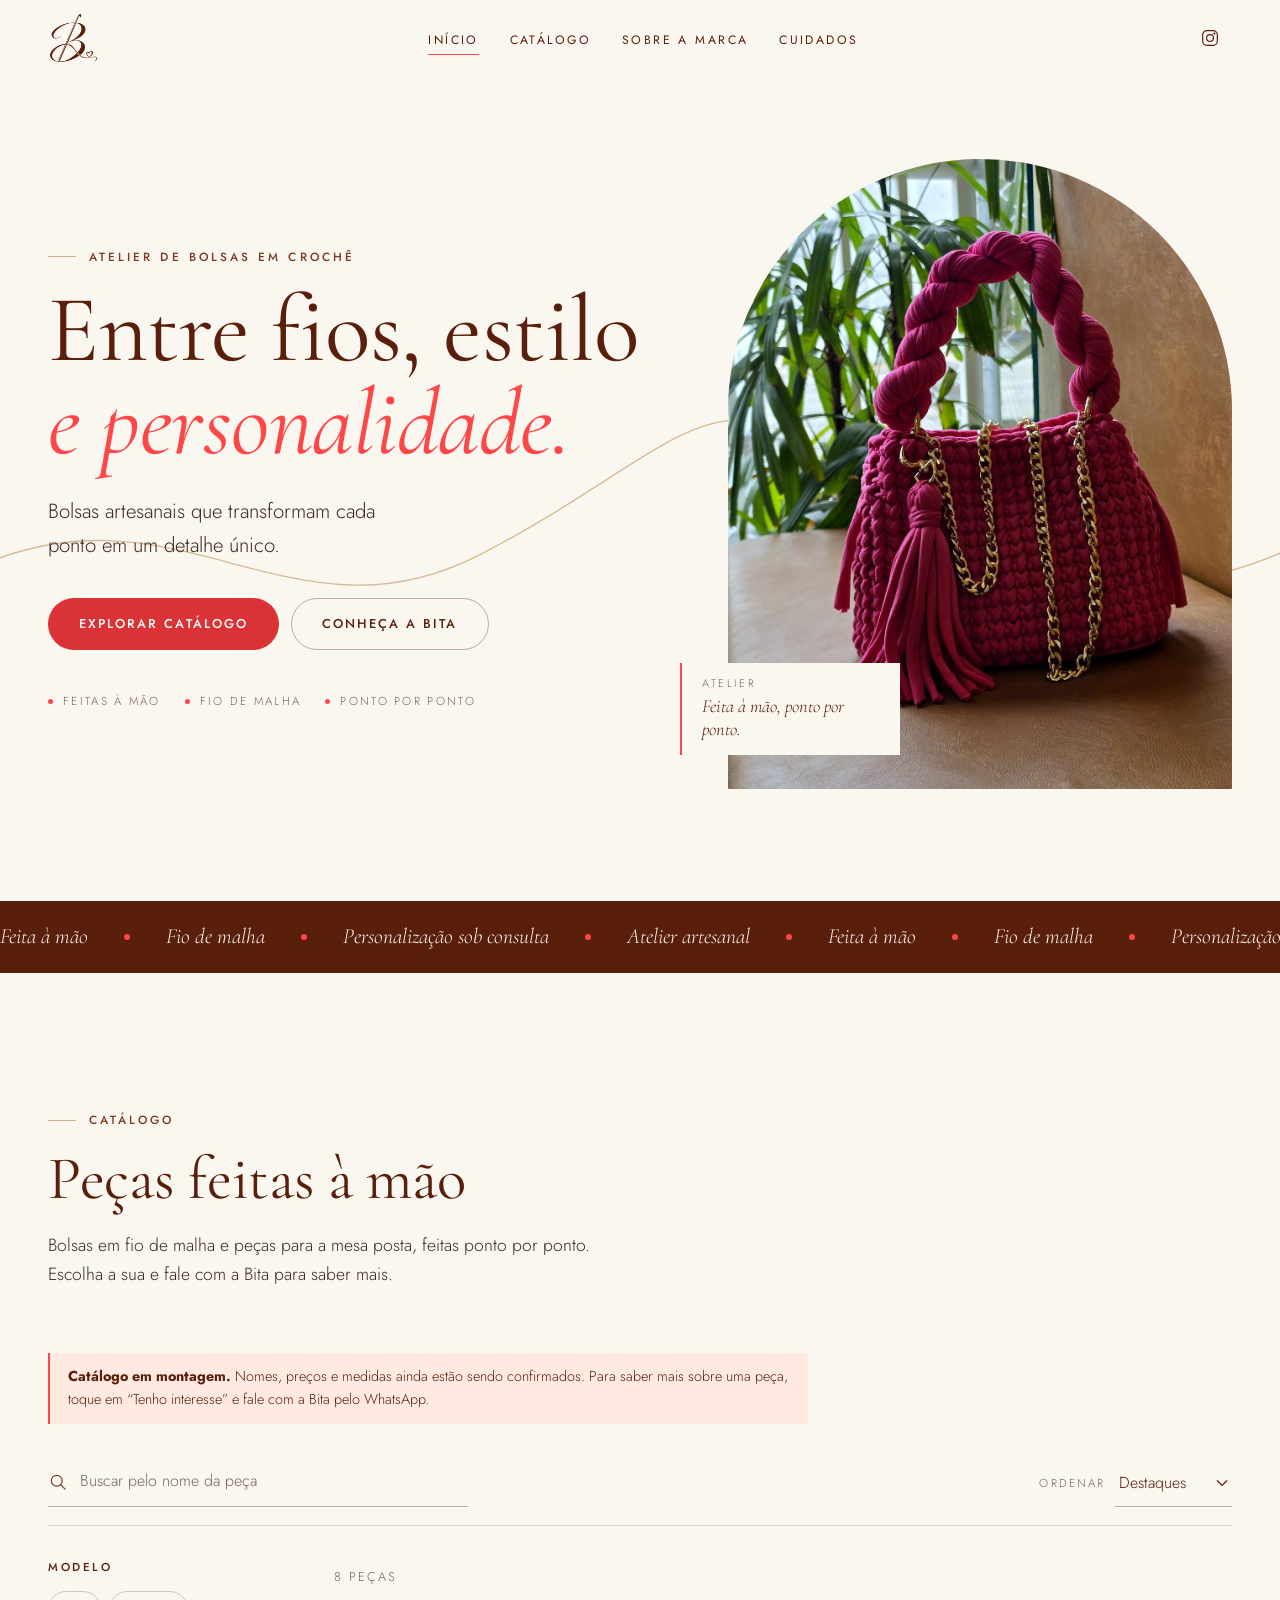
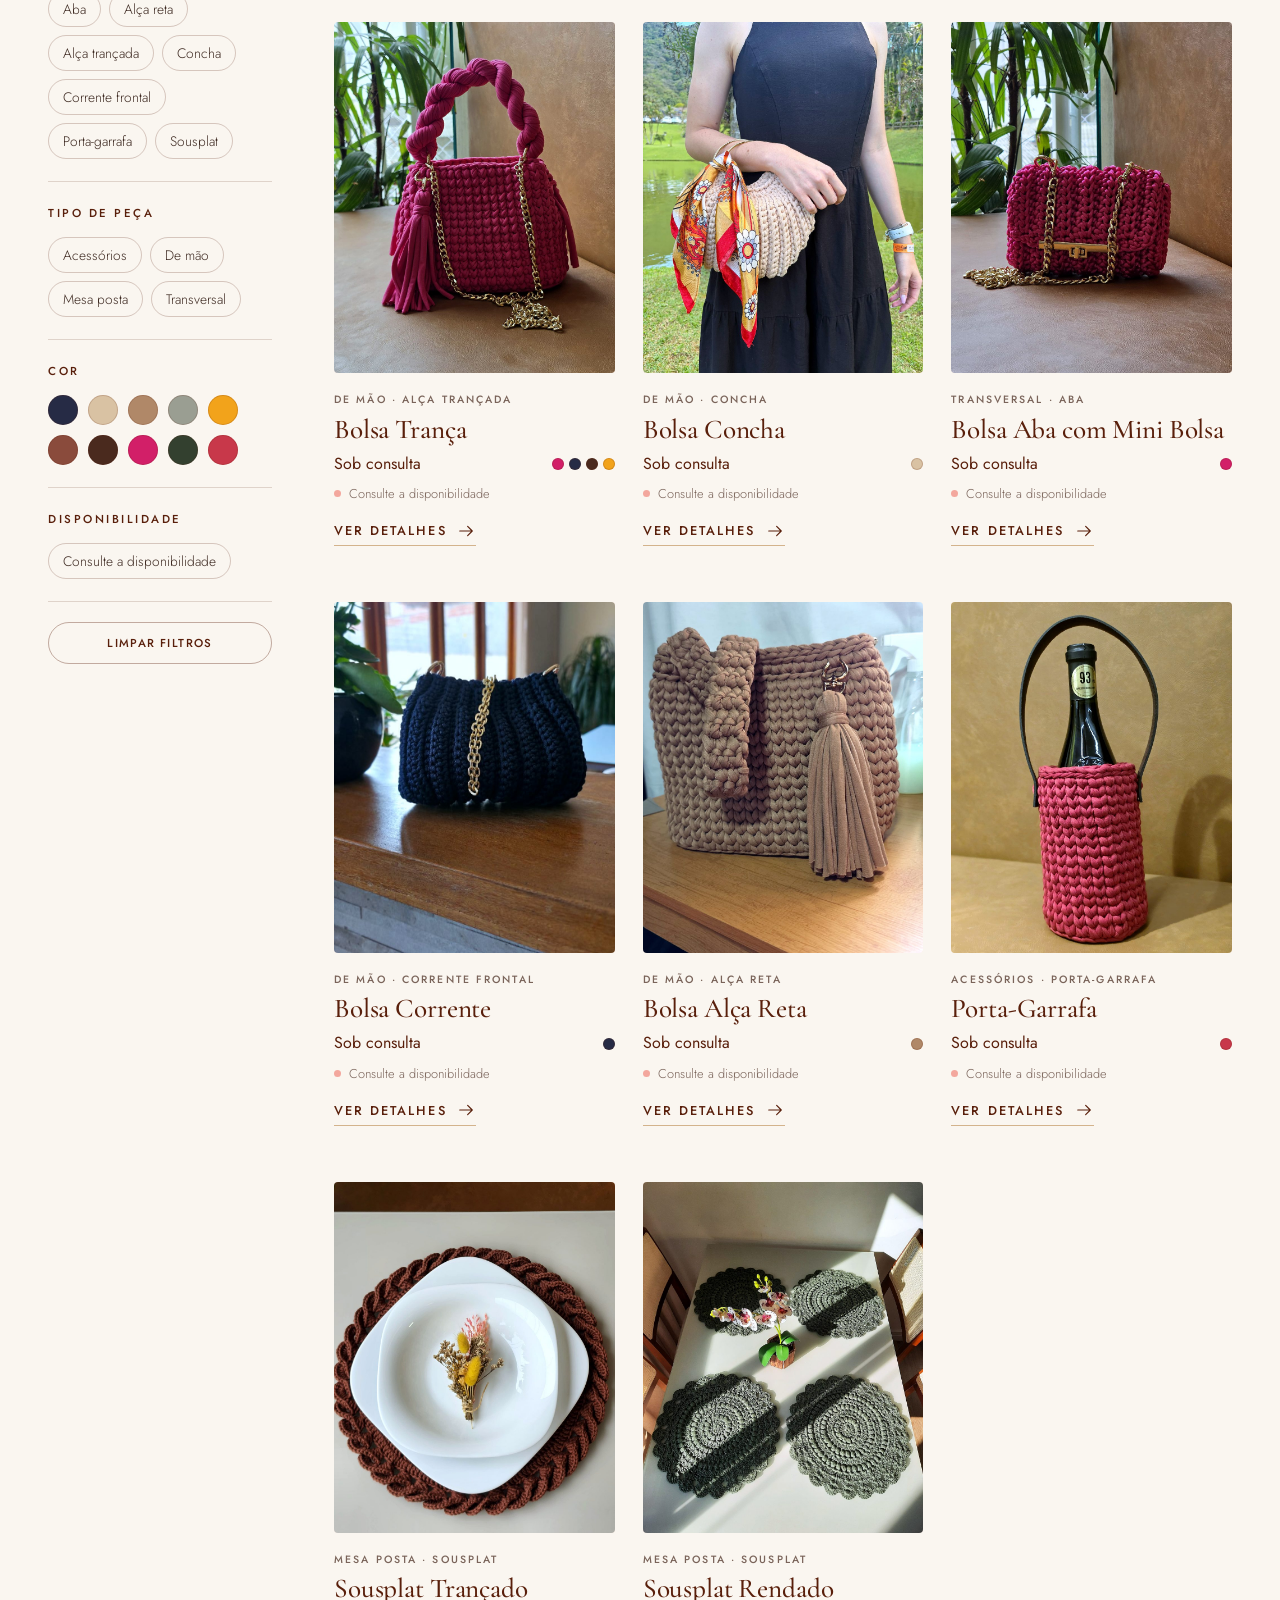
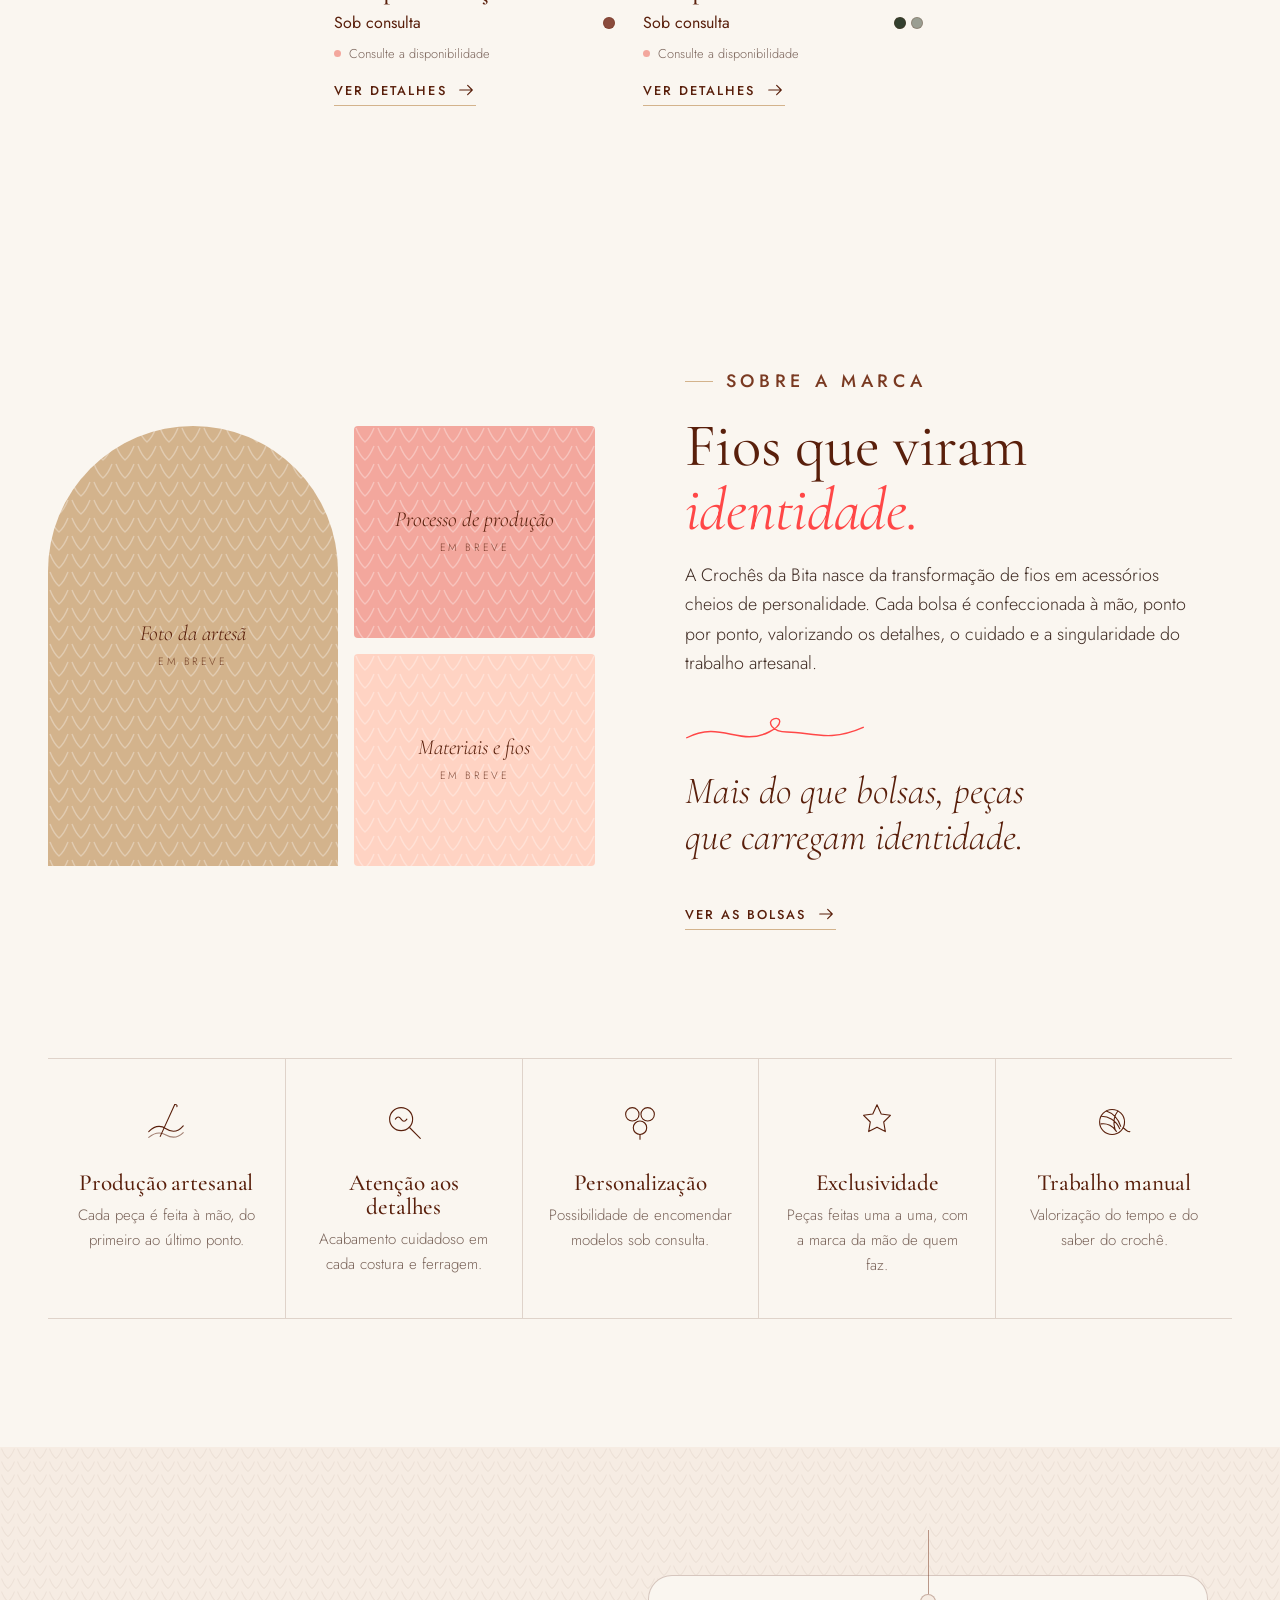
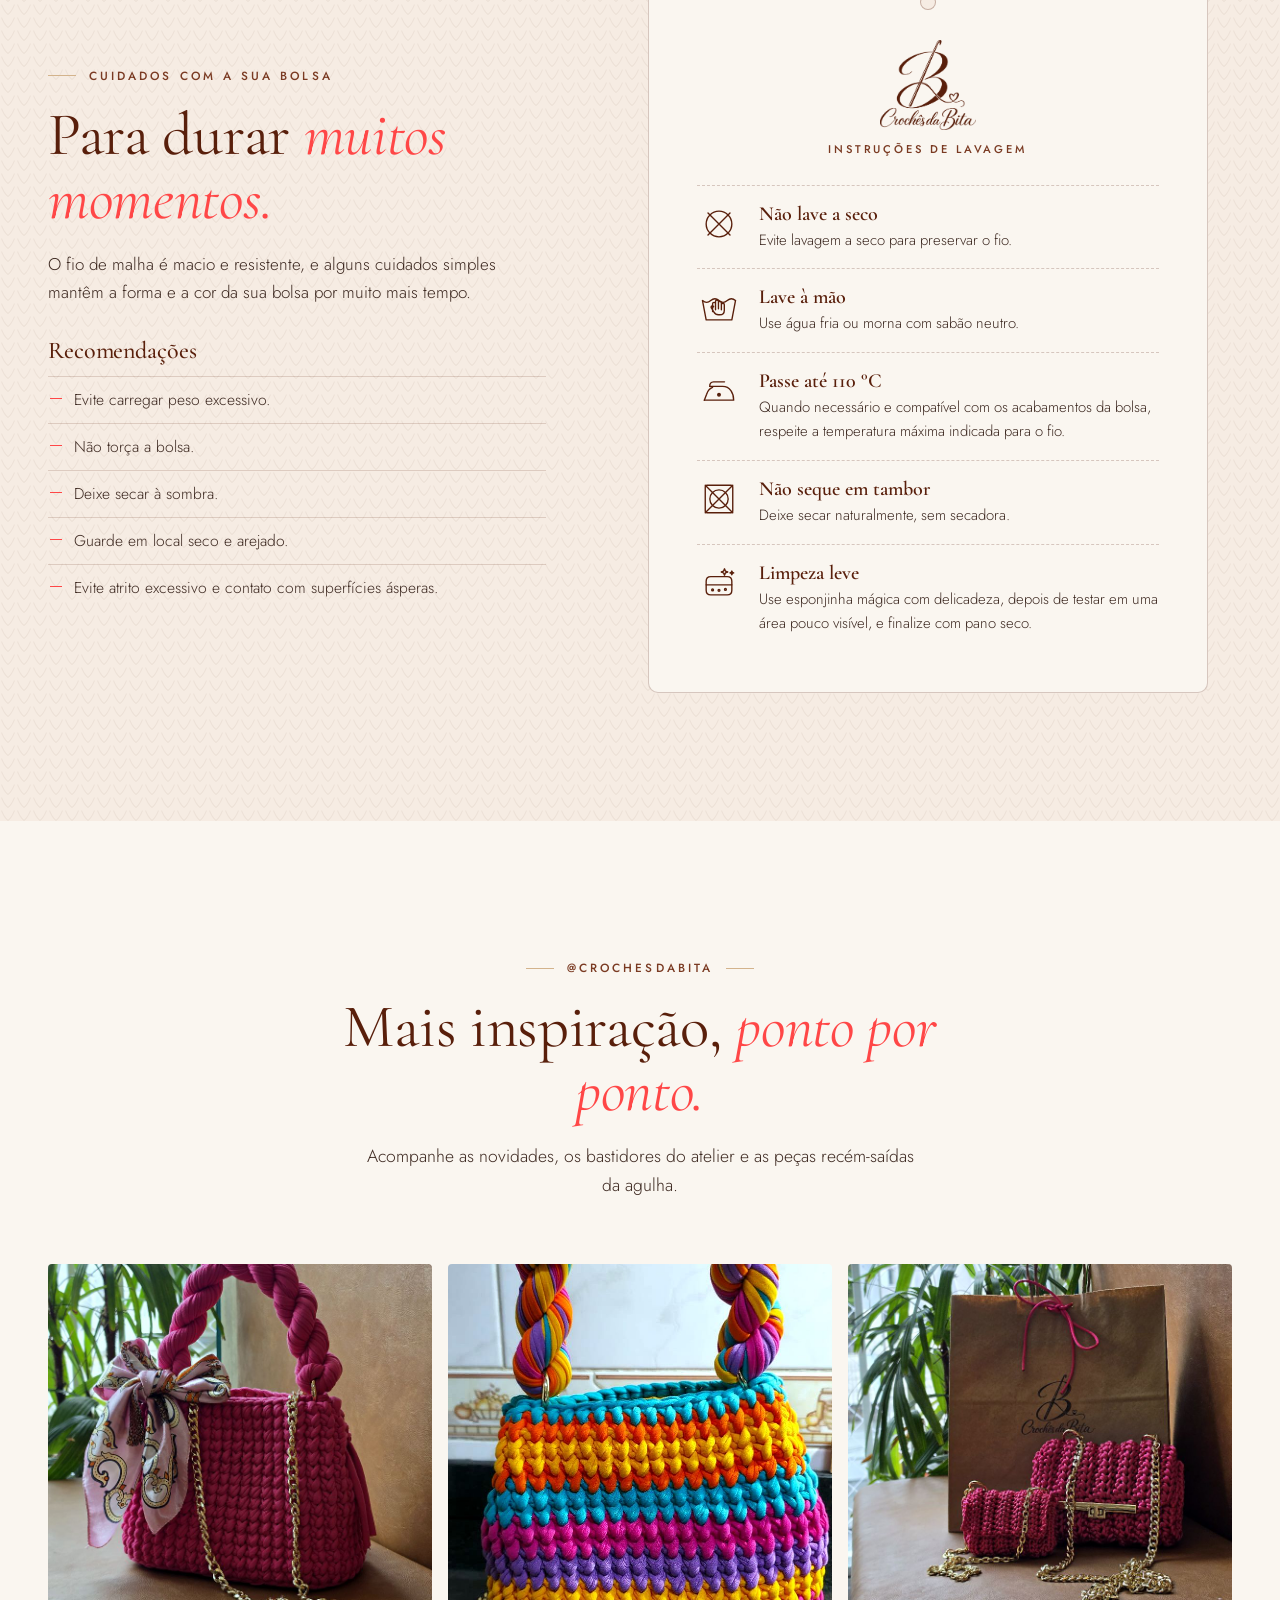
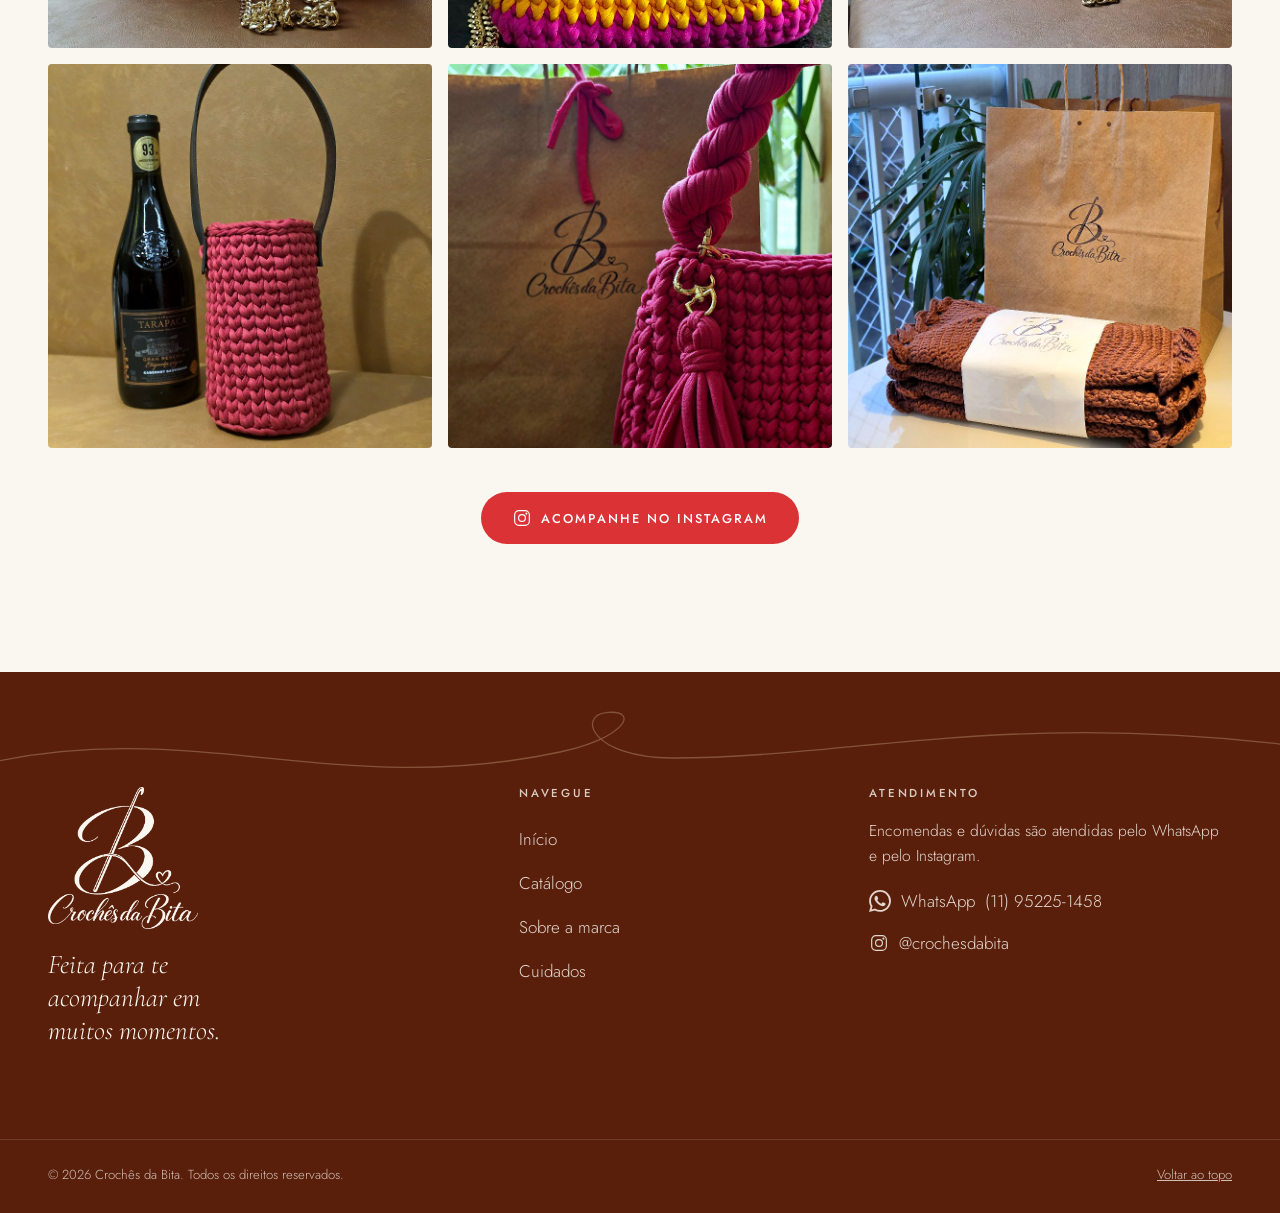
<file: index.html>
<!doctype html>
<html lang="pt-BR">
<head>
  <meta charset="utf-8">
  <meta name="viewport" content="width=device-width, initial-scale=1">
  <title>Crochês da Bita · Bolsas artesanais de crochê</title>
  <meta name="description" content="Catálogo da Crochês da Bita: bolsas artesanais de crochê feitas à mão com fio de malha, ponto por ponto. Conheça os modelos e fale com a Bita pelo Instagram.">
  <meta name="theme-color" content="#FAF6F0">
  <meta name="color-scheme" content="light">

  <!-- Open Graph / compartilhamento.
       Se o endereço do site mudar (ex.: domínio próprio), atualize og:image, og:url e canonical. Veja o README. -->
  <link rel="canonical" href="https://valdethlisx.github.io/croches-da-bita/">
  <meta property="og:type" content="website">
  <meta property="og:locale" content="pt_BR">
  <meta property="og:site_name" content="Crochês da Bita">
  <meta property="og:title" content="Crochês da Bita · Bolsas artesanais de crochê">
  <meta property="og:description" content="Bolsas artesanais que transformam cada ponto em um detalhe único.">
  <meta property="og:image" content="https://valdethlisx.github.io/croches-da-bita/assets/brand/og-image.jpg">
  <meta property="og:image:width" content="1200">
  <meta property="og:image:height" content="630">
  <meta property="og:url" content="https://valdethlisx.github.io/croches-da-bita/">
  <meta name="twitter:card" content="summary_large_image">

  <!-- Favicon: monograma B -->
  <link rel="icon" type="image/png" sizes="32x32" href="assets/brand/favicon-32.png?v=20261127-4">
  <link rel="icon" type="image/png" sizes="192x192" href="assets/brand/favicon-192.png?v=20261127-4">
  <link rel="apple-touch-icon" href="assets/brand/apple-touch-icon.png?v=20261127-4">

  <!-- Tipografia: Cormorant Garamond (títulos) + Jost (textos) -->
  <link rel="preconnect" href="https://fonts.googleapis.com">
  <link rel="preconnect" href="https://fonts.gstatic.com" crossorigin>
  <link href="https://fonts.googleapis.com/css2?family=Cormorant+Garamond:ital,wght@0,400;0,500;0,600;1,400;1,500&family=Jost:wght@300;400;500&display=swap" rel="stylesheet">

  <link rel="preload" href="assets/img/site/hero.jpg" as="image">
  <link rel="stylesheet" href="styles.css?v=20261127-4">
</head>
<body>

<!-- ==========================================================
     Ícones (traço fino, herdam a cor do texto)
     ========================================================== -->
<svg width="0" height="0" style="position:absolute" aria-hidden="true" focusable="false">
  <defs>
    <symbol id="i-instagram" viewBox="0 0 24 24"><rect x="3.2" y="3.2" width="17.6" height="17.6" rx="5"/><circle cx="12" cy="12" r="4.1"/><circle cx="17.3" cy="6.7" r=".6" fill="currentColor"/></symbol>
    <symbol id="i-menu" viewBox="0 0 24 24"><path d="M3.5 8h17M3.5 16h17"/></symbol>
    <symbol id="i-close" viewBox="0 0 24 24"><path d="M5.5 5.5l13 13M18.5 5.5l-13 13"/></symbol>
    <symbol id="i-search" viewBox="0 0 24 24"><circle cx="10.5" cy="10.5" r="6.5"/><path d="M15.4 15.4L20.5 20.5"/></symbol>
    <symbol id="i-filter" viewBox="0 0 24 24"><path d="M4 7h10M18 7h2M4 17h2M10 17h10"/><circle cx="16" cy="7" r="2"/><circle cx="8" cy="17" r="2"/></symbol>
    <symbol id="i-arrow-left" viewBox="0 0 24 24"><path d="M19.5 12h-15M10 6.5L4.5 12l5.5 5.5"/></symbol>
    <symbol id="i-arrow-right" viewBox="0 0 24 24"><path d="M4.5 12h15M14 6.5l5.5 5.5-5.5 5.5"/></symbol>
    <symbol id="i-chevron-left" viewBox="0 0 24 24"><path d="M15 5l-7 7 7 7"/></symbol>
    <symbol id="i-chevron-right" viewBox="0 0 24 24"><path d="M9 5l7 7-7 7"/></symbol>
    <symbol id="i-link" viewBox="0 0 24 24"><path d="M10 14a4.5 4.5 0 0 0 6.4 0l3-3a4.5 4.5 0 0 0-6.4-6.4l-1.2 1.2"/><path d="M14 10a4.5 4.5 0 0 0-6.4 0l-3 3a4.5 4.5 0 0 0 6.4 6.4l1.2-1.2"/></symbol>
    <symbol id="i-whatsapp" viewBox="0 0 24 24"><path d="M4.2 19.8l1.1-3.9A8.3 8.3 0 1 1 8.4 19z"/><path d="M9.2 8.4c.2-.5.5-.5.8-.5h.5c.2 0 .4 0 .5.4l.7 1.7c.1.2 0 .4-.1.6l-.5.6c-.1.1-.2.3 0 .5.4.7 1 1.4 1.7 1.9.4.3.8.5 1.2.7.2.1.4 0 .5-.1l.6-.7c.2-.2.3-.2.5-.1l1.6.8c.2.1.3.2.3.4 0 .5-.2 1.1-.6 1.4-.5.4-1.2.6-1.9.4a8.6 8.6 0 0 1-5.2-4.4c-.5-1-.6-1.9-.1-2.7z" stroke-width="1"/></symbol>
    <!-- Símbolo oficial do WhatsApp (versão de uma cor) -->
    <symbol id="i-whatsapp-oficial" viewBox="0 0 24 24"><path d="M17.472 14.382c-.297-.149-1.758-.867-2.03-.967-.273-.099-.471-.148-.67.15-.197.297-.767.966-.94 1.164-.173.199-.347.223-.644.075-.297-.15-1.255-.463-2.39-1.475-.883-.788-1.48-1.761-1.653-2.059-.173-.297-.018-.458.13-.606.134-.133.298-.347.446-.52.149-.174.198-.298.298-.497.099-.198.05-.371-.025-.52-.075-.149-.669-1.612-.916-2.207-.242-.579-.487-.5-.669-.51-.173-.008-.371-.01-.57-.01-.198 0-.52.074-.792.372-.272.297-1.04 1.016-1.04 2.479 0 1.462 1.065 2.875 1.213 3.074.149.198 2.096 3.2 5.077 4.487.709.306 1.262.489 1.694.625.712.227 1.36.195 1.871.118.571-.085 1.758-.719 2.006-1.413.248-.694.248-1.289.173-1.413-.074-.124-.272-.198-.57-.347m-5.421 7.403h-.004a9.87 9.87 0 0 1-5.031-1.378l-.361-.214-3.741.982.998-3.648-.235-.374a9.86 9.86 0 0 1-1.51-5.26c.001-5.45 4.436-9.884 9.888-9.884 2.64 0 5.122 1.03 6.988 2.898a9.825 9.825 0 0 1 2.893 6.994c-.003 5.45-4.437 9.884-9.885 9.884m8.413-18.297A11.815 11.815 0 0 0 12.05 0C5.495 0 .16 5.335.157 11.892c0 2.096.547 4.142 1.588 5.945L.057 24l6.305-1.654a11.882 11.882 0 0 0 5.683 1.448h.005c6.554 0 11.89-5.335 11.893-11.893a11.821 11.821 0 0 0-3.48-8.413Z"/></symbol>
    <symbol id="i-share" viewBox="0 0 24 24"><path d="M12 3.5v11M7.5 8L12 3.5 16.5 8"/><path d="M5 12.5v6.5a1.5 1.5 0 0 0 1.5 1.5h11A1.5 1.5 0 0 0 19 19v-6.5"/></symbol>
    <symbol id="i-copy" viewBox="0 0 24 24"><rect x="8.5" y="8.5" width="11" height="11" rx="1.6"/><path d="M15.5 8.5V6a1.5 1.5 0 0 0-1.5-1.5H6A1.5 1.5 0 0 0 4.5 6v8A1.5 1.5 0 0 0 6 15.5h2.5"/></symbol>
    <symbol id="i-zoom" viewBox="0 0 24 24"><circle cx="10.5" cy="10.5" r="6.5"/><path d="M15.4 15.4l5.1 5.1M10.5 7.8v5.4M7.8 10.5h5.4"/></symbol>
    <symbol id="i-giro" viewBox="0 0 24 24"><path d="M20 12a8 8 0 0 1-14.5 4.6"/><path d="M4 12a8 8 0 0 1 14.5-4.6"/><path d="M18.5 3.5v4h-4M5.5 20.5v-4h4"/></symbol>
    <symbol id="i-check" viewBox="0 0 24 24"><path d="M5 12.5l4.5 4.5L19 7.5"/></symbol>

    <!-- Cuidados (símbolos de conservação têxtil) -->
    <symbol id="c-no-dryclean" viewBox="0 0 48 48"><circle cx="24" cy="24" r="14"/><path d="M12 12l24 24M36 12L12 36"/></symbol>
    <symbol id="c-handwash" viewBox="0 0 48 48"><path d="M6 17l4 21h28l4-21"/><path d="M6 17c3 2.6 6 2.6 9 0s6-2.6 9 0 6 2.6 9 0 6-2.6 9 0"/><path d="M17 29v-8.5a1.6 1.6 0 0 1 3.2 0V27M20.2 21v-3a1.6 1.6 0 0 1 3.2 0v8M23.4 19.5a1.6 1.6 0 0 1 3.2 0V27M26.6 21.5a1.6 1.6 0 0 1 3.2 0v6c0 3-2 5-5 5h-1.5c-2.4 0-3.8-1.2-5-3.2l-2.6-4.2a1.5 1.5 0 0 1 2.4-1.8L17 25"/></symbol>
    <symbol id="c-iron" viewBox="0 0 48 48"><path d="M8 34h32c0-8-4-15-12-15H14"/><path d="M14 19c-.5-3 1.4-5 4-5h12"/><path d="M8 34l2.5-6.5C12 23 14 21 17 20"/><circle cx="24" cy="28" r="1.4" fill="currentColor"/></symbol>
    <symbol id="c-no-tumble" viewBox="0 0 48 48"><rect x="9" y="9" width="30" height="30" rx="2"/><circle cx="24" cy="24" r="10"/><path d="M9 9l30 30M39 9L9 39"/></symbol>
    <symbol id="c-sponge" viewBox="0 0 48 48"><path d="M10 22c0-3 2-5 5-5h18c3 0 5 2 5 5v10c0 3-2 5-5 5H15c-3 0-5-2-5-5z"/><path d="M10 26h28"/><circle cx="17" cy="31.5" r="1"/><circle cx="24" cy="32" r="1"/><circle cx="31" cy="31" r="1"/><path d="M30 8.5l1 2.5 2.5 1-2.5 1-1 2.5-1-2.5-2.5-1 2.5-1zM38 11l.6 1.4 1.4.6-1.4.6-.6 1.4-.6-1.4-1.4-.6 1.4-.6z"/></symbol>

    <!-- Diferenciais -->
    <symbol id="d-hands" viewBox="0 0 48 48"><path d="M33 6l-15 33"/><path d="M33 6c1.5-.8 3 .4 2.4 2"/><path d="M6 34c6-6 12-7 18-3s12 4 18-3"/><path d="M6 40c6-5 12-6 18-2.5s12 3.5 18-2.5" opacity=".55"/></symbol>
    <symbol id="d-detail" viewBox="0 0 48 48"><circle cx="21" cy="21" r="12"/><path d="M30 30l11 11"/><path d="M15 21c2-3 4-3 6 0s4 3 6 0"/></symbol>
    <symbol id="d-custom" viewBox="0 0 48 48"><circle cx="16" cy="16" r="7"/><circle cx="32" cy="16" r="7"/><circle cx="24" cy="30" r="7"/><path d="M24 37v5"/></symbol>
    <symbol id="d-unique" viewBox="0 0 48 48"><path d="M24 6l4.4 9.6L38 17l-7 7 1.7 10L24 29.4 15.3 34 17 24l-7-7 9.6-1.4z"/></symbol>
    <symbol id="d-yarn" viewBox="0 0 48 48"><circle cx="22" cy="24" r="13"/><path d="M11 18c7 0 15 4 19 13M10.5 26c6-1 13 2 16 8M16 12.5c6 2 12 7 15 16M28 12.5c-4 5-5 12-3 19"/><path d="M33.5 30c3 2 5 5 7 4"/></symbol>
  </defs>
</svg>

<a class="skip-link" href="#conteudo">Pular para o conteúdo</a>

<!-- ==========================================================
     CABEÇALHO
     ========================================================== -->
<header class="site-header" id="topo">
  <div class="container header-inner">
    <a class="brand" href="#inicio" aria-label="Crochês da Bita · início">
      <img src="assets/brand/monograma-marrom.png?v=20261127-4" alt="Crochês da Bita" width="760" height="776">
    </a>

    <nav class="main-nav" id="menu" aria-label="Navegação principal">
      <ul>
        <li><a href="#inicio">Início</a></li>
        <li><a href="#catalogo">Catálogo</a></li>
        <li><a href="#sobre">Sobre a marca</a></li>
        <li><a href="#cuidados">Cuidados</a></li>
      </ul>
      <a class="nav-instagram-mobile" href="https://www.instagram.com/crochesdabita/" target="_blank" rel="noopener">
        <svg class="icon"><use href="#i-instagram"/></svg> @crochesdabita
      </a>
    </nav>

    <div class="header-actions">
      <a class="icon-btn" href="https://www.instagram.com/crochesdabita/" target="_blank" rel="noopener" aria-label="Instagram da Crochês da Bita (abre em nova aba)">
        <svg class="icon"><use href="#i-instagram"/></svg>
      </a>
      <button class="icon-btn menu-toggle" type="button" aria-expanded="false" aria-controls="menu" aria-label="Abrir menu">
        <svg class="icon icon-open"><use href="#i-menu"/></svg>
        <svg class="icon icon-close"><use href="#i-close"/></svg>
      </button>
    </div>
  </div>
</header>

<main id="conteudo">

  <!-- ========================================================
       HERO
       ======================================================== -->
  <section class="hero" id="inicio" aria-labelledby="hero-title">
    <svg class="thread thread-hero" viewBox="0 0 1600 600" preserveAspectRatio="none" aria-hidden="true">
      <path pathLength="1" d="M-40 420 C 220 300, 360 520, 600 400 S 900 160, 1040 300 C 1120 380, 1060 470, 990 430 C 930 395, 980 320, 1080 330 C 1240 345, 1360 520, 1640 380"/>
    </svg>
    <div class="container hero-grid">
      <div class="hero-copy">
        <p class="eyebrow reveal">Atelier de bolsas em crochê</p>
        <h1 id="hero-title" class="reveal">Entre fios, estilo <em>e personalidade.</em></h1>
        <p class="hero-sub reveal">Bolsas artesanais que transformam cada ponto em um detalhe único.</p>
        <div class="hero-actions reveal">
          <a class="btn btn-primary" href="#catalogo">Explorar catálogo</a>
          <a class="btn btn-ghost" href="#sobre">Conheça a Bita</a>
        </div>
        <ul class="hero-notes reveal" aria-label="Sobre as peças">
          <li>Feitas à mão</li>
          <li>Fio de malha</li>
          <li>Ponto por ponto</li>
        </ul>
      </div>

      <figure class="hero-media reveal">
        <div class="hero-frame">
          <img src="assets/img/site/hero.jpg" alt="Bolsa pink de crochê em fio de malha com alça trançada e corrente dourada" width="1200" height="1500" fetchpriority="high">
        </div>
        <figcaption><span>Atelier</span> Feita à mão, ponto por ponto.</figcaption>
      </figure>
    </div>
  </section>

  <!-- Faixa de valores -->
  <div class="ribbon" aria-hidden="true">
    <div class="ribbon-track">
      <span>Feita à mão</span><i></i><span>Fio de malha</span><i></i><span>Personalização sob consulta</span><i></i><span>Atelier artesanal</span><i></i>
      <span>Feita à mão</span><i></i><span>Fio de malha</span><i></i><span>Personalização sob consulta</span><i></i><span>Atelier artesanal</span><i></i>
    </div>
  </div>

  <!-- ========================================================
       CATÁLOGO
       ======================================================== -->
  <section class="section catalog" id="catalogo" aria-labelledby="catalog-title">
    <div class="container">
      <header class="section-head">
        <p class="eyebrow reveal">Catálogo</p>
        <h2 id="catalog-title" class="reveal">Peças feitas à mão</h2>
        <p class="section-lead reveal">Bolsas em fio de malha e peças para a mesa posta, feitas ponto por ponto. Escolha a sua e fale com a Bita para saber mais.</p>
      </header>

      <p class="demo-notice" id="demo-notice" hidden></p>

      <!-- Barra de busca e ordenação -->
      <div class="catalog-toolbar">
        <label class="search-field">
          <span class="visually-hidden">Buscar peça pelo nome</span>
          <svg class="icon" aria-hidden="true"><use href="#i-search"/></svg>
          <input type="search" id="busca" placeholder="Buscar pelo nome da peça" autocomplete="off">
        </label>

        <div class="toolbar-right">
          <button class="btn-filter" type="button" id="abrir-filtros" aria-controls="filtros" aria-expanded="false">
            <svg class="icon" aria-hidden="true"><use href="#i-filter"/></svg>
            Filtrar <span class="filter-count" id="filter-count" hidden></span>
          </button>
          <label class="sort-field">
            <span>Ordenar</span>
            <select id="ordem">
              <option value="destaques">Destaques</option>
              <option value="novidades">Novidades</option>
              <option value="menor">Menor preço</option>
              <option value="maior">Maior preço</option>
            </select>
          </label>
        </div>
      </div>

      <div class="catalog-layout">
        <!-- Filtros: barra lateral no desktop, painel no celular -->
        <aside class="filters" id="filtros" aria-label="Filtros do catálogo">
          <div class="filters-head">
            <h3>Filtrar</h3>
            <button class="icon-btn" type="button" id="fechar-filtros" aria-label="Fechar filtros">
              <svg class="icon"><use href="#i-close"/></svg>
            </button>
          </div>
          <form id="form-filtros" class="filters-body">
            <fieldset><legend>Modelo</legend><div class="chip-group" data-group="modelos"></div></fieldset>
            <fieldset><legend>Tipo de peça</legend><div class="chip-group" data-group="categorias"></div></fieldset>
            <fieldset><legend>Cor</legend><div class="swatch-group" data-group="cores"></div></fieldset>
            <!-- A faixa de preço só aparece quando pelo menos uma peça tem preço cadastrado -->
            <fieldset id="fs-preco"><legend>Faixa de preço</legend><div class="chip-group" data-group="preco"></div></fieldset>
            <fieldset><legend>Disponibilidade</legend><div class="chip-group" data-group="disponibilidade"></div></fieldset>
          </form>
          <div class="filters-foot">
            <button type="button" class="btn btn-ghost btn-sm" id="limpar-filtros">Limpar filtros</button>
            <button type="button" class="btn btn-primary btn-sm" id="aplicar-filtros">Ver bolsas</button>
          </div>
        </aside>
        <div class="filters-backdrop" id="filters-backdrop" hidden></div>

        <div class="catalog-results">
          <div class="results-bar">
            <p id="results-count" aria-live="polite">Carregando bolsas…</p>
            <div class="active-filters" id="active-filters"></div>
          </div>
          <ul class="product-grid" id="product-grid"></ul>
          <div class="empty-state" id="empty-state" hidden>
            <p class="empty-title">Nenhuma peça encontrada.</p>
            <p>Tente outra busca ou remova alguns filtros.</p>
            <button type="button" class="btn btn-ghost" id="empty-clear">Limpar filtros</button>
          </div>
        </div>
      </div>
    </div>
  </section>

  <!-- ========================================================
       SOBRE
       ======================================================== -->
  <section class="section about" id="sobre" aria-labelledby="about-title">
    <div class="container about-grid">
      <div class="about-media">
        <!-- Espaços reservados: troque cada <div class="photo-slot"> por <img src="..." alt="..."> -->
        <figure class="photo-slot slot-tall reveal"><div class="slot-inner"><span>Foto da artesã</span><small>em breve</small></div></figure>
        <figure class="photo-slot reveal"><div class="slot-inner"><span>Processo de produção</span><small>em breve</small></div></figure>
        <figure class="photo-slot slot-peach reveal"><div class="slot-inner"><span>Materiais e fios</span><small>em breve</small></div></figure>
      </div>
      <div class="about-copy">
        <p class="eyebrow reveal">Sobre a marca</p>
        <h2 id="about-title" class="reveal">Fios que viram <em>identidade.</em></h2>
        <p class="reveal">A Crochês da Bita nasce da transformação de fios em acessórios cheios de personalidade. Cada bolsa é confeccionada à mão, ponto por ponto, valorizando os detalhes, o cuidado e a singularidade do trabalho artesanal.</p>
        <blockquote class="pull-quote reveal">
          <svg class="thread thread-quote" viewBox="0 0 300 60" aria-hidden="true"><path pathLength="1" d="M2 40 C 60 10, 90 55, 140 30 C 165 18, 160 4, 148 8 C 136 12, 144 30, 170 30 C 210 30, 240 48, 298 22"/></svg>
          <p>Mais do que bolsas, peças que carregam identidade.</p>
        </blockquote>
        <a class="link-arrow reveal" href="#catalogo">Ver as bolsas <svg class="icon" aria-hidden="true"><use href="#i-arrow-right"/></svg></a>
      </div>
    </div>
  </section>

  <!-- ========================================================
       DIFERENCIAIS
       ======================================================== -->
  <section class="section values" aria-labelledby="values-title">
    <div class="container">
      <h2 id="values-title" class="visually-hidden">Diferenciais da marca</h2>
      <ul class="values-list">
        <li class="reveal"><svg class="icon-lg" aria-hidden="true"><use href="#d-hands"/></svg><h3>Produção artesanal</h3><p>Cada peça é feita à mão, do primeiro ao último ponto.</p></li>
        <li class="reveal"><svg class="icon-lg" aria-hidden="true"><use href="#d-detail"/></svg><h3>Atenção aos detalhes</h3><p>Acabamento cuidadoso em cada costura e ferragem.</p></li>
        <li class="reveal"><svg class="icon-lg" aria-hidden="true"><use href="#d-custom"/></svg><h3>Personalização</h3><p>Possibilidade de encomendar modelos sob consulta.</p></li>
        <li class="reveal"><svg class="icon-lg" aria-hidden="true"><use href="#d-unique"/></svg><h3>Exclusividade</h3><p>Peças feitas uma a uma, com a marca da mão de quem faz.</p></li>
        <li class="reveal"><svg class="icon-lg" aria-hidden="true"><use href="#d-yarn"/></svg><h3>Trabalho manual</h3><p>Valorização do tempo e do saber do crochê.</p></li>
      </ul>
    </div>
  </section>

  <!-- ========================================================
       CUIDADOS (inspirado na tag física)
       ======================================================== -->
  <section class="section care texture" id="cuidados" aria-labelledby="care-title">
    <div class="container care-grid">
      <div class="care-intro">
        <p class="eyebrow reveal">Cuidados com a sua bolsa</p>
        <h2 id="care-title" class="reveal">Para durar <em>muitos momentos.</em></h2>
        <p class="reveal">O fio de malha é macio e resistente, e alguns cuidados simples mantêm a forma e a cor da sua bolsa por muito mais tempo.</p>
        <h3 class="care-subtitle reveal">Recomendações</h3>
        <ul class="care-tips reveal">
          <li>Evite carregar peso excessivo.</li>
          <li>Não torça a bolsa.</li>
          <li>Deixe secar à sombra.</li>
          <li>Guarde em local seco e arejado.</li>
          <li>Evite atrito excessivo e contato com superfícies ásperas.</li>
        </ul>
      </div>

      <article class="care-tag reveal" aria-label="Etiqueta de cuidados">
        <div class="tag-hole" aria-hidden="true"></div>
        <img class="tag-logo" src="assets/brand/logo-marrom.png" alt="" width="991" height="938" loading="lazy">
        <p class="tag-kicker">Instruções de lavagem</p>
        <ul class="care-list">
          <li><svg class="care-icon" aria-hidden="true"><use href="#c-no-dryclean"/></svg><div><strong>Não lave a seco</strong><p>Evite lavagem a seco para preservar o fio.</p></div></li>
          <li><svg class="care-icon" aria-hidden="true"><use href="#c-handwash"/></svg><div><strong>Lave à mão</strong><p>Use água fria ou morna com sabão neutro.</p></div></li>
          <li><svg class="care-icon" aria-hidden="true"><use href="#c-iron"/></svg><div><strong>Passe até 110 °C</strong><p>Quando necessário e compatível com os acabamentos da bolsa, respeite a temperatura máxima indicada para o fio.</p></div></li>
          <li><svg class="care-icon" aria-hidden="true"><use href="#c-no-tumble"/></svg><div><strong>Não seque em tambor</strong><p>Deixe secar naturalmente, sem secadora.</p></div></li>
          <li><svg class="care-icon" aria-hidden="true"><use href="#c-sponge"/></svg><div><strong>Limpeza leve</strong><p>Use esponjinha mágica com delicadeza, depois de testar em uma área pouco visível, e finalize com pano seco.</p></div></li>
        </ul>
      </article>
    </div>
  </section>

  <!-- ========================================================
       INSTAGRAM
       ======================================================== -->
  <section class="section insta" id="instagram" aria-labelledby="insta-title">
    <div class="container">
      <header class="section-head center">
        <p class="eyebrow reveal">@crochesdabita</p>
        <h2 id="insta-title" class="reveal">Mais inspiração, <em>ponto por ponto.</em></h2>
        <p class="section-lead reveal">Acompanhe as novidades, os bastidores do atelier e as peças recém-saídas da agulha.</p>
      </header>
      <ul class="insta-grid" id="insta-grid"></ul>
      <div class="center reveal">
        <a class="btn btn-primary" href="https://www.instagram.com/crochesdabita/" target="_blank" rel="noopener">
          <svg class="icon" aria-hidden="true"><use href="#i-instagram"/></svg> Acompanhe no Instagram
        </a>
      </div>
    </div>
  </section>
</main>

<!-- ==========================================================
     RODAPÉ
     ========================================================== -->
<footer class="site-footer">
  <svg class="thread thread-footer" viewBox="0 0 1600 200" preserveAspectRatio="none" aria-hidden="true">
    <path d="M-20 120 C 240 40, 420 180, 700 100 C 780 78, 800 30, 760 34 C 720 38, 740 110, 840 110 C 1060 110, 1260 30, 1620 90"/>
  </svg>
  <div class="container footer-grid">
    <div class="footer-brand">
      <img src="assets/brand/logo-offwhite.png" alt="Crochês da Bita" width="991" height="938" loading="lazy">
      <p class="footer-quote">Feita para te acompanhar em muitos momentos.</p>
    </div>
    <nav class="footer-nav" aria-label="Rodapé">
      <h3>Navegue</h3>
      <ul>
        <li><a href="#inicio">Início</a></li>
        <li><a href="#catalogo">Catálogo</a></li>
        <li><a href="#sobre">Sobre a marca</a></li>
        <li><a href="#cuidados">Cuidados</a></li>
      </ul>
    </nav>
    <div class="footer-info" id="footer-info">
      <h3>Atendimento</h3>
      <p id="footer-encomendas">Encomendas e dúvidas são atendidas pelo WhatsApp e pelo Instagram.</p>
      <!-- Entrega e pagamento aparecem aqui quando preenchidos em products.json → loja -->
      <a class="footer-ig" id="footer-wa" href="#" target="_blank" rel="noopener" hidden>
        <svg class="icon-wa" aria-hidden="true"><use href="#i-whatsapp-oficial"/></svg> WhatsApp <span id="footer-wa-num"></span>
      </a>
      <a class="footer-ig" href="https://www.instagram.com/crochesdabita/" target="_blank" rel="noopener">
        <svg class="icon" aria-hidden="true"><use href="#i-instagram"/></svg> @crochesdabita
      </a>
    </div>
  </div>
  <div class="container footer-bottom">
    <p>© <span id="ano">2026</span> Crochês da Bita. Todos os direitos reservados.</p>
    <a href="#topo">Voltar ao topo</a>
  </div>
</footer>

<!-- ==========================================================
     DETALHES DO PRODUTO (endereço próprio: ?bolsa=slug)
     ========================================================== -->
<dialog class="pdp" id="pdp" aria-labelledby="pdp-name">
  <div class="pdp-bar">
    <button type="button" class="pdp-back" data-close-pdp>
      <svg class="icon" aria-hidden="true"><use href="#i-arrow-left"/></svg> <span>Voltar ao catálogo</span>
    </button>
    <img class="pdp-bar-logo" src="assets/brand/monograma-marrom.png?v=20261127-4" alt="" width="760" height="776">
    <button type="button" class="icon-btn" data-close-pdp aria-label="Fechar detalhes da bolsa">
      <svg class="icon"><use href="#i-close"/></svg>
    </button>
  </div>
  <div class="pdp-scroll" id="pdp-scroll">
    <div class="container pdp-grid">
      <div class="pdp-gallery">
        <button type="button" class="pdp-main" id="pdp-main" aria-label="Ampliar imagem">
          <img id="pdp-main-img" alt="" width="800" height="1000">
          <span class="photo-count" id="pdp-count" aria-hidden="true"></span>
          <span class="zoom-hint"><svg class="icon" aria-hidden="true"><use href="#i-zoom"/></svg> Ampliar</span>
        </button>
        <!-- Giro 360°: fotos reais da peça girando (aparece só nas peças com "giro360" no products.json) -->
        <div class="pdp-giro" id="pdp-giro" hidden tabindex="0" role="img" aria-roledescription="giro 360 graus" aria-label="Peça girando em 360 graus. Arraste para os lados ou use as setas para girar.">
          <img id="pdp-giro-img" alt="" draggable="false">
          <span class="giro-dica"><svg class="icon" aria-hidden="true"><use href="#i-giro"/></svg> Arraste para girar</span>
          <span class="giro-carga" id="pdp-giro-carga" aria-live="polite"></span>
        </div>
        <p class="swipe-hint" id="pdp-swipe-hint">Deslize para ver mais fotos</p>
        <div class="pdp-thumbs" id="pdp-thumbs" role="group" aria-label="Fotos da bolsa"></div>
      </div>

      <div class="pdp-info">
        <p class="pdp-meta" id="pdp-meta"></p>
        <div class="pdp-tags" id="pdp-tags"></div>
        <h1 id="pdp-name"></h1>
        <p class="pdp-price" id="pdp-price"></p>
        <p class="pdp-desc" id="pdp-desc"></p>

        <div class="pdp-colors">
          <p class="pdp-label">Cores disponíveis: <span id="pdp-color-name"></span></p>
          <div class="pdp-swatches" id="pdp-swatches" role="radiogroup" aria-label="Escolha uma cor"></div>
        </div>

        <div class="pdp-availability" id="pdp-availability"></div>

        <div class="pdp-cta">
          <!-- Abre a conversa com a Bita no WhatsApp, com o nome do produto na mensagem -->
          <a class="btn btn-primary btn-block" id="pdp-interest" href="#" target="_blank" rel="noopener">
            <svg class="icon-wa" aria-hidden="true"><use href="#i-whatsapp-oficial"/></svg> <span id="pdp-interest-label">Tenho interesse nesta bolsa</span>
          </a>
          <div class="pdp-share">
            <a class="btn btn-ghost btn-sm" id="pdp-whatsapp" href="#" target="_blank" rel="noopener">
              <svg class="icon" aria-hidden="true"><use href="#i-share"/></svg> Compartilhar no WhatsApp
            </a>
            <button type="button" class="btn btn-ghost btn-sm" id="pdp-copy-link">
              <svg class="icon" aria-hidden="true"><use href="#i-link"/></svg> Copiar link
            </button>
            <button type="button" class="btn btn-ghost btn-sm" id="pdp-native-share" hidden>
              <svg class="icon" aria-hidden="true"><use href="#i-share"/></svg> Compartilhar
            </button>
          </div>
        </div>

        <div class="pdp-specs">
          <h2>Detalhes da peça</h2>
          <dl id="pdp-specs"></dl>
        </div>
        <p class="pdp-demo" id="pdp-demo" hidden></p>
      </div>
    </div>

    <section class="container pdp-related" aria-labelledby="related-title">
      <h2 id="related-title">Você também pode gostar</h2>
      <ul class="product-grid related-grid" id="pdp-related"></ul>
    </section>
  </div>
  <!-- Barra fixa no celular: o botão de interesse fica sempre ao alcance do polegar -->
  <div class="pdp-mobilebar">
    <div class="mb-text">
      <span class="mb-name" id="pdp-mb-name"></span>
      <span class="mb-price" id="pdp-mb-price"></span>
    </div>
    <a class="btn btn-primary" id="pdp-mb-interest" href="#" target="_blank" rel="noopener">
      <svg class="icon-wa" aria-hidden="true"><use href="#i-whatsapp-oficial"/></svg> <span id="pdp-mb-interest-label">Tenho interesse</span>
    </a>
  </div>
</dialog>

<!-- Ampliação de imagens -->
<dialog class="lightbox" id="lightbox" aria-label="Imagem ampliada">
  <button type="button" class="icon-btn lb-close" id="lb-close" aria-label="Fechar imagem ampliada"><svg class="icon"><use href="#i-close"/></svg></button>
  <button type="button" class="icon-btn lb-nav lb-prev" id="lb-prev" aria-label="Imagem anterior"><svg class="icon"><use href="#i-chevron-left"/></svg></button>
  <div class="lb-stage" id="lb-stage"><img id="lb-img" alt=""></div>
  <button type="button" class="icon-btn lb-nav lb-next" id="lb-next" aria-label="Próxima imagem"><svg class="icon"><use href="#i-chevron-right"/></svg></button>
  <p class="lb-hint">Clique na imagem para aproximar · <span id="lb-count"></span></p>
</dialog>

<div class="toast" id="toast" role="status" aria-live="polite"></div>

<script src="script.js?v=20261127-4" defer></script>
</body>
</html>
</file>
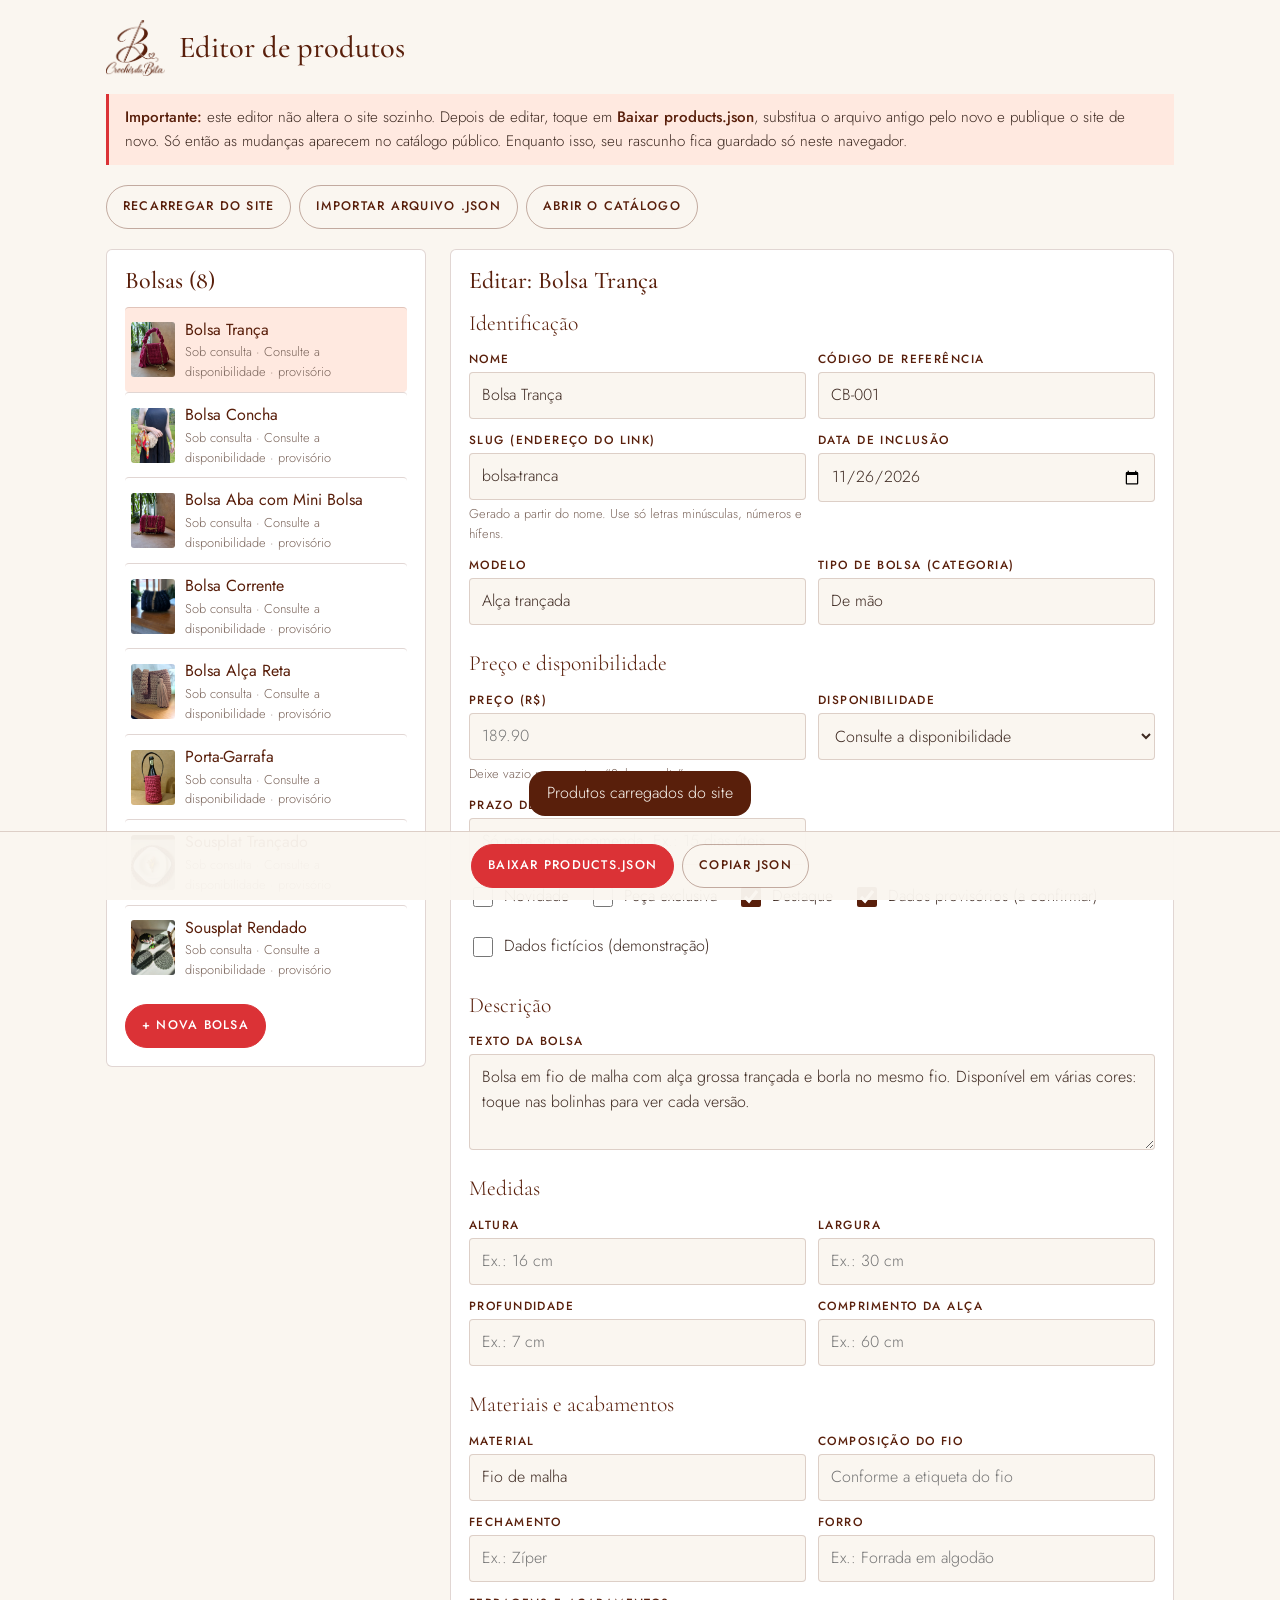
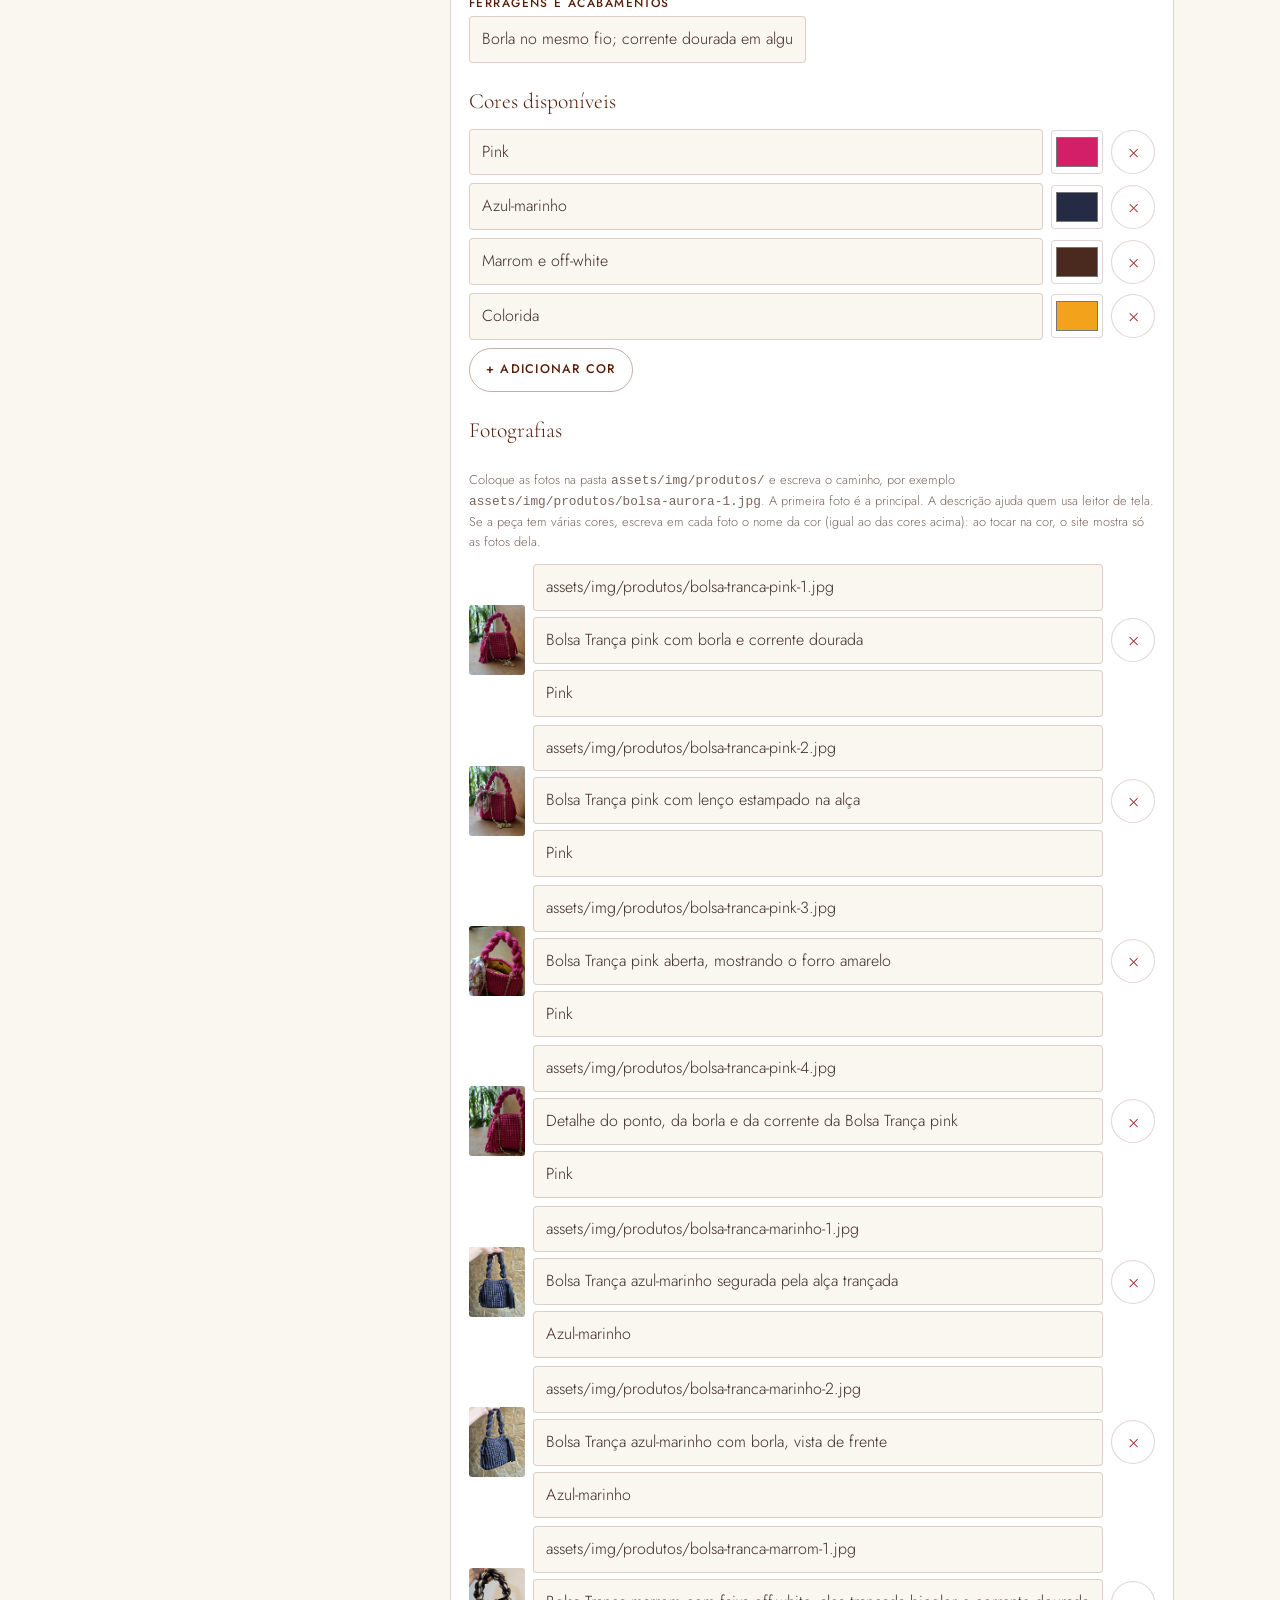
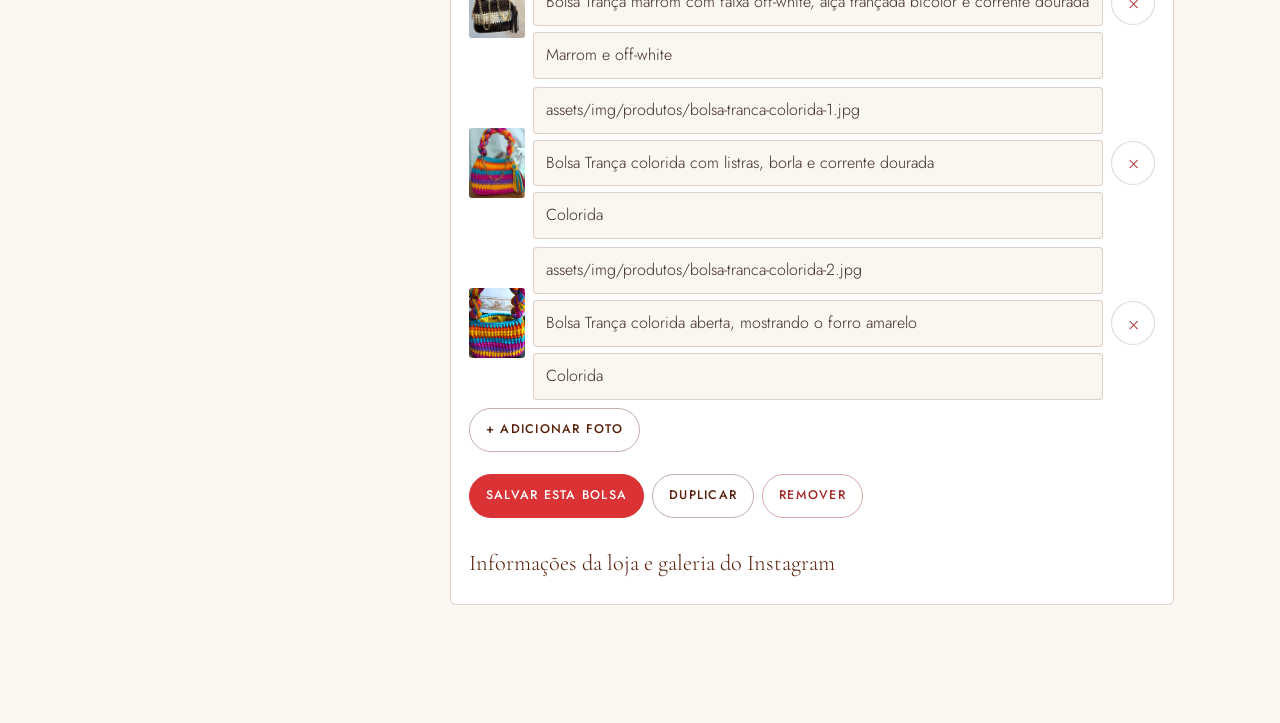
<file: editor.html>
<!doctype html>
<html lang="pt-BR">
<head>
  <meta charset="utf-8">
  <meta name="viewport" content="width=device-width, initial-scale=1">
  <meta name="robots" content="noindex, nofollow">
  <title>Editor de produtos · Crochês da Bita</title>
  <link rel="icon" type="image/png" sizes="32x32" href="assets/brand/favicon-32.png">
  <link rel="preconnect" href="https://fonts.googleapis.com">
  <link rel="preconnect" href="https://fonts.gstatic.com" crossorigin>
  <link href="https://fonts.googleapis.com/css2?family=Cormorant+Garamond:wght@500&family=Jost:wght@300;400;500&display=swap" rel="stylesheet">
  <style>
    /* Editor local: ferramenta interna, não aparece no menu do site. */
    :root { --chocolate:#591F0B; --coral:#DB3236; --peach:#FFE9E0; --off:#FAF6F0; --line:rgba(89,31,11,.18); --ink:#3E2A22; --muted:#7A645A; }
    * { box-sizing: border-box; }
    body { margin: 0; background: var(--off); color: var(--ink); font: 300 16px/1.55 "Jost", system-ui, sans-serif; }
    h1, h2, h3 { font-family: "Cormorant Garamond", Georgia, serif; font-weight: 500; color: var(--chocolate); margin: 0; line-height: 1.1; }
    button, input, select, textarea { font: inherit; color: inherit; font-size: 16px; }
    .wrap { max-width: 1100px; margin: 0 auto; padding: 20px 16px 120px; }
    header { display: flex; align-items: center; gap: 14px; margin-bottom: 18px; }
    header img { height: 56px; }
    header h1 { font-size: 1.9rem; }
    .warn { background: var(--peach); border-left: 3px solid var(--coral); padding: 12px 16px; margin-bottom: 20px; font-size: .95rem; }
    .warn strong { font-weight: 500; color: var(--chocolate); }
    .bar { display: flex; flex-wrap: wrap; gap: 8px; margin-bottom: 20px; }
    .btn { display: inline-flex; align-items: center; justify-content: center; gap: 6px; min-height: 44px; padding: 0 16px; border-radius: 999px; border: 1px solid rgba(89,31,11,.35); background: transparent; color: var(--chocolate); font-size: .78rem; font-weight: 500; letter-spacing: .1em; text-transform: uppercase; cursor: pointer; text-decoration: none; }
    .btn:hover { border-color: var(--chocolate); }
    .btn-primary { background: var(--coral); border-color: var(--coral); color: #fff; }
    .btn-primary:hover { background: var(--chocolate); border-color: var(--chocolate); }
    .btn-danger { color: #A52A2A; border-color: rgba(165,42,42,.4); }
    .layout { display: grid; gap: 24px; }
    @media (min-width: 900px) { .layout { grid-template-columns: 320px 1fr; align-items: start; } .list-panel { position: sticky; top: 16px; } }
    .panel { background: #fff; border: 1px solid var(--line); border-radius: 6px; padding: 18px; }
    .panel h2 { font-size: 1.5rem; margin-bottom: 12px; }
    .plist { list-style: none; margin: 0; padding: 0; }
    .plist li { display: flex; align-items: center; gap: 10px; padding: 10px 6px; border-top: 1px solid var(--line); cursor: pointer; border-radius: 4px; }
    .plist li:hover, .plist li.active { background: var(--peach); }
    .plist img { width: 44px; height: 55px; object-fit: cover; border-radius: 3px; background: var(--peach); flex: none; }
    .plist .n { font-weight: 400; color: var(--chocolate); }
    .plist small { display: block; color: var(--muted); font-size: .8rem; }
    fieldset { border: 0; padding: 0; margin: 0 0 22px; }
    legend { font-family: "Cormorant Garamond", serif; font-size: 1.35rem; color: var(--chocolate); padding: 0; margin-bottom: 10px; }
    .grid { display: grid; gap: 12px; grid-template-columns: 1fr; }
    @media (min-width: 600px) { .grid.two { grid-template-columns: 1fr 1fr; } .grid.three { grid-template-columns: 1fr 1fr 1fr; } }
    label.f { display: flex; flex-direction: column; gap: 4px; font-size: .74rem; font-weight: 500; letter-spacing: .12em; text-transform: uppercase; color: var(--chocolate); }
    label.f input, label.f select, label.f textarea { border: 1px solid var(--line); border-radius: 4px; padding: 10px 12px; background: var(--off); text-transform: none; letter-spacing: 0; font-weight: 300; color: var(--ink); }
    label.f textarea { min-height: 96px; resize: vertical; }
    .hint { font-size: .8rem; color: var(--muted); text-transform: none; letter-spacing: 0; font-weight: 300; }
    .checks { display: flex; flex-wrap: wrap; gap: 10px 20px; }
    .checks label { display: inline-flex; align-items: center; gap: 8px; min-height: 40px; }
    .checks input { width: 20px; height: 20px; accent-color: var(--chocolate); }
    .rows .row { display: grid; grid-template-columns: 1fr 52px 44px; gap: 8px; align-items: center; margin-bottom: 8px; }
    .rows.fotos .row { grid-template-columns: 56px 1fr 44px; }
    .rows.fotos .row .inputs { display: grid; gap: 6px; }
    .rows input[type=text] { border: 1px solid var(--line); border-radius: 4px; padding: 10px 12px; background: var(--off); width: 100%; min-width: 0; }
    .rows input[type=color] { width: 52px; height: 44px; border: 1px solid var(--line); border-radius: 4px; padding: 2px; background: #fff; }
    .rows img { width: 56px; height: 70px; object-fit: cover; border-radius: 3px; background: var(--peach); }
    .x { width: 44px; height: 44px; border-radius: 50%; border: 1px solid var(--line); background: #fff; cursor: pointer; color: #A52A2A; font-size: 1.2rem; }
    .actions { position: fixed; left: 0; right: 0; bottom: 0; background: rgba(250,246,240,.96); border-top: 1px solid var(--line); padding: 12px 16px; display: flex; gap: 8px; justify-content: center; flex-wrap: wrap; z-index: 5; }
    .error { color: #A52A2A; font-size: .9rem; margin: 8px 0 0; }
    .toast { position: fixed; left: 50%; bottom: 84px; transform: translateX(-50%); background: var(--chocolate); color: var(--off); padding: 10px 18px; border-radius: 16px; width: max-content; max-width: calc(100% - 32px); text-align: center; opacity: 0; transition: opacity .3s; pointer-events: none; z-index: 10; }
    .toast.show { opacity: 1; }
    details { margin-top: 24px; }
    summary { cursor: pointer; font-family: "Cormorant Garamond", serif; font-size: 1.4rem; color: var(--chocolate); min-height: 44px; display: flex; align-items: center; }
    .visually-hidden { position: absolute; width: 1px; height: 1px; overflow: hidden; clip: rect(0 0 0 0); }
  </style>
</head>
<body>
<div class="wrap">
  <header>
    <img src="assets/brand/logo-marrom.png" alt="Crochês da Bita">
    <h1>Editor de produtos</h1>
  </header>

  <p class="warn"><strong>Importante:</strong> este editor não altera o site sozinho. Depois de editar, toque em <strong>Baixar products.json</strong>, substitua o arquivo antigo pelo novo e publique o site de novo. Só então as mudanças aparecem no catálogo público. Enquanto isso, seu rascunho fica guardado só neste navegador.</p>

  <div class="bar">
    <button class="btn" type="button" id="b-load">Recarregar do site</button>
    <label class="btn" for="f-import">Importar arquivo .json</label>
    <input class="visually-hidden" type="file" id="f-import" accept="application/json,.json">
    <a class="btn" href="index.html" target="_blank" rel="noopener">Abrir o catálogo</a>
  </div>

  <div class="layout">
    <section class="panel list-panel" aria-labelledby="t-lista">
      <h2 id="t-lista">Bolsas (<span id="count">0</span>)</h2>
      <ul class="plist" id="plist"></ul>
      <div class="bar" style="margin:14px 0 0">
        <button class="btn btn-primary" type="button" id="b-new">+ Nova bolsa</button>
      </div>
    </section>

    <section class="panel" aria-labelledby="t-form">
      <h2 id="t-form">Editar bolsa</h2>
      <form id="pform" novalidate>
        <fieldset>
          <legend>Identificação</legend>
          <div class="grid two">
            <label class="f">Nome<input name="nome" required placeholder="Ex.: Bolsa Aurora"></label>
            <label class="f">Código de referência<input name="id" required placeholder="Ex.: CB-007"></label>
            <label class="f">Slug (endereço do link)<input name="slug" required placeholder="bolsa-aurora"><span class="hint">Gerado a partir do nome. Use só letras minúsculas, números e hífens.</span></label>
            <label class="f">Data de inclusão<input name="dataInclusao" type="date"></label>
            <label class="f">Modelo<input name="modelo" list="dl-modelos" placeholder="Ex.: Baguete"></label>
            <label class="f">Tipo de bolsa (categoria)<input name="categoria" list="dl-categorias" placeholder="Ex.: Bolsa de ombro"></label>
          </div>
          <datalist id="dl-modelos"></datalist>
          <datalist id="dl-categorias"></datalist>
        </fieldset>

        <fieldset>
          <legend>Preço e disponibilidade</legend>
          <div class="grid two">
            <label class="f">Preço (R$)<input name="preco" type="number" inputmode="decimal" min="0" step="0.01" placeholder="189.90"><span class="hint">Deixe vazio para mostrar “Sob consulta”.</span></label>
            <label class="f">Disponibilidade
              <select name="disponibilidade">
                <option value="pronta-entrega">Pronta entrega</option>
                <option value="sob-encomenda">Sob encomenda</option>
                <option value="consultar">Consulte a disponibilidade</option>
                <option value="esgotada">Esgotada</option>
              </select>
            </label>
            <label class="f">Prazo de produção<input name="prazoProducao" placeholder="Só para sob encomenda. Ex.: 15 dias úteis"></label>
          </div>
          <div class="checks" style="margin-top:12px">
            <label><input type="checkbox" name="novidade"> Novidade</label>
            <label><input type="checkbox" name="exclusiva"> Peça exclusiva</label>
            <label><input type="checkbox" name="destaque"> Destaque</label>
            <label><input type="checkbox" name="provisorio"> Dados provisórios (a confirmar)</label>
            <label><input type="checkbox" name="ficticio"> Dados fictícios (demonstração)</label>
          </div>
        </fieldset>

        <fieldset>
          <legend>Descrição</legend>
          <label class="f">Texto da bolsa<textarea name="descricao" placeholder="Conte como é a bolsa, para que ocasiões combina…"></textarea></label>
        </fieldset>

        <fieldset>
          <legend>Medidas</legend>
          <div class="grid two">
            <label class="f">Altura<input name="altura" placeholder="Ex.: 16 cm"></label>
            <label class="f">Largura<input name="largura" placeholder="Ex.: 30 cm"></label>
            <label class="f">Profundidade<input name="profundidade" placeholder="Ex.: 7 cm"></label>
            <label class="f">Comprimento da alça<input name="comprimentoAlca" placeholder="Ex.: 60 cm"></label>
          </div>
        </fieldset>

        <fieldset>
          <legend>Materiais e acabamentos</legend>
          <div class="grid two">
            <label class="f">Material<input name="material" placeholder="Ex.: Fio de malha"></label>
            <label class="f">Composição do fio<input name="composicao" placeholder="Conforme a etiqueta do fio"></label>
            <label class="f">Fechamento<input name="fechamento" placeholder="Ex.: Zíper"></label>
            <label class="f">Forro<input name="forro" placeholder="Ex.: Forrada em algodão"></label>
            <label class="f">Ferragens e acabamentos<input name="ferragens" placeholder="Ex.: Argolas douradas"></label>
          </div>
        </fieldset>

        <fieldset>
          <legend>Cores disponíveis</legend>
          <div class="rows" id="rows-cores"></div>
          <button class="btn" type="button" id="b-add-cor">+ Adicionar cor</button>
        </fieldset>

        <fieldset>
          <legend>Fotografias</legend>
          <p class="hint">Coloque as fotos na pasta <code>assets/img/produtos/</code> e escreva o caminho, por exemplo <code>assets/img/produtos/bolsa-aurora-1.jpg</code>. A primeira foto é a principal. A descrição ajuda quem usa leitor de tela. Se a peça tem várias cores, escreva em cada foto o nome da cor (igual ao das cores acima): ao tocar na cor, o site mostra só as fotos dela.</p>
          <div class="rows fotos" id="rows-fotos"></div>
          <button class="btn" type="button" id="b-add-foto">+ Adicionar foto</button>
        </fieldset>

        <p class="error" id="err" role="alert"></p>
        <div class="bar">
          <button class="btn btn-primary" type="submit">Salvar esta bolsa</button>
          <button class="btn" type="button" id="b-dup">Duplicar</button>
          <button class="btn btn-danger" type="button" id="b-del">Remover</button>
        </div>
      </form>

      <details>
        <summary>Informações da loja e galeria do Instagram</summary>
        <form id="lform" novalidate>
          <div class="grid">
            <label class="f">Usuário do Instagram<input name="instagram" placeholder="crochesdabita"></label>
            <label class="f">WhatsApp (com DDI e DDD, só números)<input name="whatsapp" inputmode="numeric" placeholder="5511952251458"></label>
            <label class="f">Texto sobre encomendas (rodapé)<input name="encomendas"></label>
            <label class="f">Entrega<input name="entrega" placeholder="Deixe vazio para não exibir"></label>
            <label class="f">Pagamento<input name="pagamento" placeholder="Deixe vazio para não exibir"></label>
          </div>
          <p class="hint" style="margin-top:16px">Galeria do Instagram (6 fotos): caminho da imagem, legenda e, se quiser, o link da publicação.</p>
          <div id="rows-insta"></div>
          <div class="bar"><button class="btn btn-primary" type="submit">Salvar informações da loja</button></div>
        </form>
      </details>
    </section>
  </div>
</div>

<div class="actions">
  <button class="btn btn-primary" type="button" id="b-export">Baixar products.json</button>
  <button class="btn" type="button" id="b-copy">Copiar JSON</button>
</div>
<div class="toast" id="toast" role="status"></div>

<script>
(() => {
  'use strict';
  const DRAFT = 'cdb-editor-rascunho';
  const $ = (s, c = document) => c.querySelector(s);
  const $$ = (s, c = document) => [...c.querySelectorAll(s)];
  const esc = (s) => String(s ?? '').replace(/[&<>"']/g, (c) => ({ '&': '&amp;', '<': '&lt;', '>': '&gt;', '"': '&quot;', "'": '&#39;' }[c]));
  const slugify = (s) => String(s || '').normalize('NFD').replace(/[̀-ͯ]/g, '').toLowerCase().replace(/[^a-z0-9]+/g, '-').replace(/^-+|-+$/g, '');
  const brl = new Intl.NumberFormat('pt-BR', { style: 'currency', currency: 'BRL' });
  const TEXT = ['id', 'slug', 'nome', 'modelo', 'categoria', 'descricao', 'altura', 'largura', 'profundidade', 'comprimentoAlca', 'material', 'composicao', 'fechamento', 'forro', 'ferragens', 'disponibilidade', 'prazoProducao', 'dataInclusao'];
  const BOOL = ['exclusiva', 'novidade', 'destaque', 'ficticio', 'provisorio'];
  const DISP = { 'pronta-entrega': 'Pronta entrega', 'sob-encomenda': 'Sob encomenda', 'consultar': 'Consulte a disponibilidade', 'esgotada': 'Esgotada' };

  let data = { produtos: [], loja: {} };
  let sel = -1; // índice da bolsa em edição (-1 = nova)
  let slugTouched = false;

  function toast(m) { const t = $('#toast'); t.textContent = m; t.classList.add('show'); clearTimeout(toast.t); toast.t = setTimeout(() => t.classList.remove('show'), 2400); }
  function saveDraft() { try { localStorage.setItem(DRAFT, JSON.stringify(data)); } catch { /* armazenamento indisponível */ } }

  async function loadFromSite() {
    try {
      const r = await fetch('products.json', { cache: 'no-cache' });
      if (!r.ok) throw new Error(r.status);
      setData(await r.json());
      toast('Produtos carregados do site');
    } catch {
      toast('Não foi possível ler products.json. Use “Importar arquivo”.');
    }
  }

  function setData(d) {
    data = { ...d, produtos: Array.isArray(d.produtos) ? d.produtos : [], loja: d.loja || {} };
    saveDraft();
    renderList();
    fillLoja();
    edit(data.produtos.length ? 0 : -1);
  }

  /* ---- Lista ---- */
  function renderList() {
    $('#count').textContent = data.produtos.length;
    $('#plist').innerHTML = data.produtos.map((p, i) => `
      <li data-i="${i}" class="${i === sel ? 'active' : ''}" tabindex="0" role="button" aria-label="Editar ${esc(p.nome)}">
        <img src="${esc(p.fotos?.[0]?.src || '')}" alt="">
        <div><span class="n">${esc(p.nome)}</span><small>${p.preco != null ? brl.format(p.preco) : 'Sob consulta'} · ${esc(DISP[p.disponibilidade] || '')}${p.ficticio ? ' · fictício' : ''}${p.provisorio ? ' · provisório' : ''}</small></div>
      </li>`).join('');
    const uniq = (k) => [...new Set(data.produtos.map((p) => p[k]).filter(Boolean))];
    $('#dl-modelos').innerHTML = uniq('modelo').map((v) => `<option value="${esc(v)}">`).join('');
    $('#dl-categorias').innerHTML = uniq('categoria').map((v) => `<option value="${esc(v)}">`).join('');
  }

  /* ---- Formulário da bolsa ---- */
  function corRow(c = { nome: '', hex: '#D3B38C' }) {
    return `<div class="row"><input type="text" placeholder="Nome da cor" value="${esc(c.nome)}" data-k="nome" aria-label="Nome da cor"><input type="color" value="${esc(c.hex || '#D3B38C')}" data-k="hex" aria-label="Tom da cor"><button type="button" class="x" aria-label="Remover cor">×</button></div>`;
  }
  function fotoRow(f = { src: '', alt: '', cor: '' }) {
    return `<div class="row"><img src="${esc(f.src)}" alt=""><div class="inputs"><input type="text" placeholder="assets/img/produtos/nome-1.jpg" value="${esc(f.src)}" data-k="src" aria-label="Caminho da foto"><input type="text" placeholder="Descrição da foto" value="${esc(f.alt)}" data-k="alt" aria-label="Descrição da foto"><input type="text" placeholder="Cor desta foto (opcional, igual ao nome da cor)" value="${esc(f.cor)}" data-k="cor" aria-label="Cor desta foto"></div><button type="button" class="x" aria-label="Remover foto">×</button></div>`;
  }

  function edit(i) {
    sel = i;
    const p = i >= 0 ? data.produtos[i] : { disponibilidade: 'pronta-entrega', material: 'Fio de malha', dataInclusao: new Date().toISOString().slice(0, 10), cores: [], fotos: [] };
    const f = $('#pform');
    TEXT.forEach((k) => { if (f.elements[k]) f.elements[k].value = p[k] ?? ''; });
    f.elements.preco.value = p.preco ?? '';
    BOOL.forEach((k) => { f.elements[k].checked = !!p[k]; });
    $('#rows-cores').innerHTML = (p.cores || []).map(corRow).join('');
    $('#rows-fotos').innerHTML = (p.fotos || []).map(fotoRow).join('');
    slugTouched = i >= 0;
    $('#t-form').textContent = i >= 0 ? `Editar: ${p.nome}` : 'Nova bolsa';
    $('#b-del').hidden = $('#b-dup').hidden = i < 0;
    $('#err').textContent = '';
    renderList();
  }

  function readForm() {
    const f = $('#pform');
    const p = {};
    TEXT.forEach((k) => { p[k] = f.elements[k].value.trim(); });
    p.preco = f.elements.preco.value === '' ? null : Math.round(Number(f.elements.preco.value) * 100) / 100;
    BOOL.forEach((k) => { p[k] = f.elements[k].checked; });
    p.cores = $$('#rows-cores .row').map((r) => ({ nome: $('[data-k=nome]', r).value.trim(), hex: $('[data-k=hex]', r).value })).filter((c) => c.nome);
    p.fotos = $$('#rows-fotos .row').map((r) => {
      const f = { src: $('[data-k=src]', r).value.trim(), alt: $('[data-k=alt]', r).value.trim() };
      const cor = $('[data-k=cor]', r).value.trim();
      if (cor) f.cor = cor;
      return f;
    }).filter((x) => x.src);
    return p;
  }

  function validate(p) {
    if (!p.nome) return 'Preencha o nome da bolsa.';
    if (!p.id) return 'Preencha o código de referência.';
    if (!/^[a-z0-9]+(-[a-z0-9]+)*$/.test(p.slug)) return 'O slug deve ter só letras minúsculas, números e hífens.';
    if (p.preco != null && !(p.preco >= 0)) return 'Informe o preço em reais (ex.: 189.90) ou deixe vazio para “Sob consulta”.';
    const dupSlug = data.produtos.findIndex((x, i) => i !== sel && x.slug === p.slug);
    if (dupSlug >= 0) return `Já existe uma bolsa com o slug “${p.slug}”.`;
    const dupId = data.produtos.findIndex((x, i) => i !== sel && x.id === p.id);
    if (dupId >= 0) return `Já existe uma bolsa com o código “${p.id}”.`;
    if (!p.fotos.length) return 'Adicione pelo menos uma foto.';
    return '';
  }

  /* ---- Loja ---- */
  function fillLoja() {
    const l = data.loja || {};
    const f = $('#lform');
    ['instagram', 'whatsapp', 'encomendas', 'entrega', 'pagamento'].forEach((k) => { f.elements[k].value = l[k] || ''; });
    const g = Array.from({ length: 6 }, (_, i) => (l.galeriaInstagram || [])[i] || {});
    $('#rows-insta').innerHTML = g.map((x, i) => `
      <div class="grid three" style="margin-bottom:10px">
        <label class="f">Foto ${i + 1}<input data-k="imagem" value="${esc(x.imagem)}" placeholder="assets/img/site/insta-${i + 1}.jpg"></label>
        <label class="f">Legenda<input data-k="legenda" value="${esc(x.legenda)}"></label>
        <label class="f">Link (opcional)<input data-k="link" value="${esc(x.link)}" placeholder="https://www.instagram.com/p/…"></label>
      </div>`).join('');
  }

  /* ---- Exportação ---- */
  function json() {
    const out = { ...data };
    return JSON.stringify(out, null, 2) + '\n';
  }

  /* ---- Eventos ---- */
  $('#plist').addEventListener('click', (e) => { const li = e.target.closest('li[data-i]'); if (li) edit(Number(li.dataset.i)); });
  $('#plist').addEventListener('keydown', (e) => { if ((e.key === 'Enter' || e.key === ' ') && e.target.dataset.i) { e.preventDefault(); edit(Number(e.target.dataset.i)); } });
  $('#b-new').addEventListener('click', () => { edit(-1); $('#pform').elements.nome.focus(); });
  $('#pform').elements.nome.addEventListener('input', (e) => { if (!slugTouched) $('#pform').elements.slug.value = slugify(e.target.value); });
  $('#pform').elements.slug.addEventListener('input', () => { slugTouched = true; });
  $('#b-add-cor').addEventListener('click', () => $('#rows-cores').insertAdjacentHTML('beforeend', corRow()));
  $('#b-add-foto').addEventListener('click', () => $('#rows-fotos').insertAdjacentHTML('beforeend', fotoRow()));
  document.addEventListener('click', (e) => { if (e.target.classList.contains('x')) e.target.closest('.row').remove(); });
  $('#rows-fotos').addEventListener('change', (e) => { if (e.target.dataset.k === 'src') e.target.closest('.row').querySelector('img').src = e.target.value; });

  $('#pform').addEventListener('submit', (e) => {
    e.preventDefault();
    const p = readForm();
    const err = validate(p);
    $('#err').textContent = err;
    if (err) return;
    if (sel >= 0) data.produtos[sel] = { ...data.produtos[sel], ...p };
    else { data.produtos.push(p); sel = data.produtos.length - 1; }
    saveDraft();
    edit(sel);
    toast('Bolsa salva no rascunho. Lembre de baixar o products.json.');
  });

  $('#b-dup').addEventListener('click', () => {
    if (sel < 0) return;
    const c = JSON.parse(JSON.stringify(data.produtos[sel]));
    c.nome += ' (cópia)'; c.slug += '-copia'; c.id += '-C';
    data.produtos.push(c);
    saveDraft();
    edit(data.produtos.length - 1);
  });

  $('#b-del').addEventListener('click', () => {
    if (sel < 0) return;
    if (!confirm(`Remover “${data.produtos[sel].nome}” do rascunho?`)) return;
    data.produtos.splice(sel, 1);
    saveDraft();
    edit(data.produtos.length ? 0 : -1);
    toast('Bolsa removida do rascunho');
  });

  $('#lform').addEventListener('submit', (e) => {
    e.preventDefault();
    const f = e.target;
    const l = { ...(data.loja || {}) };
    ['instagram', 'whatsapp', 'encomendas', 'entrega', 'pagamento'].forEach((k) => { l[k] = f.elements[k].value.trim(); });
    l.instagram = l.instagram.replace(/^@/, '');
    l.whatsapp = l.whatsapp.replace(/\D/g, '');
    l.galeriaInstagram = $$('#rows-insta .grid').map((r) => {
      const o = { imagem: $('[data-k=imagem]', r).value.trim(), legenda: $('[data-k=legenda]', r).value.trim() };
      const link = $('[data-k=link]', r).value.trim();
      if (link) o.link = link;
      return o;
    });
    data.loja = l;
    saveDraft();
    toast('Informações da loja salvas no rascunho');
  });

  $('#b-export').addEventListener('click', () => {
    const blob = new Blob([json()], { type: 'application/json' });
    const a = document.createElement('a');
    a.href = URL.createObjectURL(blob);
    a.download = 'products.json';
    document.body.appendChild(a);
    a.click();
    a.remove();
    setTimeout(() => URL.revokeObjectURL(a.href), 1000);
    toast('products.json baixado. Agora substitua e publique.');
  });
  $('#b-copy').addEventListener('click', async () => {
    try { await navigator.clipboard.writeText(json()); toast('JSON copiado'); } catch { toast('Não foi possível copiar'); }
  });
  $('#b-load').addEventListener('click', () => { if (confirm('Descartar o rascunho e recarregar os produtos publicados?')) loadFromSite(); });
  $('#f-import').addEventListener('change', async (e) => {
    const file = e.target.files[0];
    if (!file) return;
    try { setData(JSON.parse(await file.text())); toast('Arquivo importado'); } catch { toast('Arquivo inválido'); }
    e.target.value = '';
  });

  // Início: usa o rascunho salvo, se houver; senão lê o products.json do site.
  let draft = null;
  try { draft = JSON.parse(localStorage.getItem(DRAFT) || 'null'); } catch { draft = null; }
  if (draft && Array.isArray(draft.produtos)) { setData(draft); toast('Rascunho anterior carregado'); }
  else loadFromSite();
})();
</script>
</body>
</html>
</file>
<file: styles.css>
/* ==========================================================================
   Crochês da Bita · Catálogo
   Estilos organizados por seção. Para mudar cores e fontes da marca,
   altere apenas as variáveis em :root.
   ========================================================================== */

/* ---------- 1. Identidade visual (variáveis) ---------- */
:root {
  /* Paleta da marca */
  --chocolate: #591F0B;      /* cor institucional */
  --chocolate-soft: #7A3A22;
  --coral: #FF4747;          /* destaques (títulos grandes, detalhes) */
  --coral-cta: #DB3236;      /* coral mais profundo para botões: garante leitura do texto branco (contraste AA) */
  --rose: #F3A79D;
  --peach: #FFD3C3;
  --peach-soft: #FFE9E0;
  --offwhite: #FAF6F0;
  --white: #FFFFFF;
  --champagne: #D3B38C;
  --champagne-soft: #EADBC6;

  /* Texto */
  --ink: #3E2A22;            /* texto corrido */
  --ink-muted: #7A645A;      /* textos de apoio */
  --line: rgba(89, 31, 11, .16);

  /* Tipografia */
  --font-display: "Cormorant Garamond", "Playfair Display", Georgia, serif;
  --font-body: "Jost", "DM Sans", system-ui, -apple-system, "Segoe UI", sans-serif;

  /* Ritmo */
  --gutter: clamp(16px, 4vw, 48px);
  --section: clamp(72px, 10vw, 140px);
  --radius: 4px;
  --header-h: 76px;
  --ease: cubic-bezier(.22, .61, .36, 1);

  /* Textura discreta de malha (pontos em "V") */
  --knit: url("data:image/svg+xml,%3Csvg xmlns='http://www.w3.org/2000/svg' width='16' height='13' viewBox='0 0 16 13'%3E%3Cpath d='M1.5 1.5 Q4.5 9 8 11.5 Q11.5 9 14.5 1.5' fill='none' stroke='%23591F0B' stroke-opacity='.055' stroke-width='1.1'/%3E%3C/svg%3E");
  --knit-light: url("data:image/svg+xml,%3Csvg xmlns='http://www.w3.org/2000/svg' width='22' height='18' viewBox='0 0 22 18'%3E%3Cpath d='M2 2 Q6 12 11 16 Q16 12 20 2' fill='none' stroke='%23FFFFFF' stroke-opacity='.32' stroke-width='1.4'/%3E%3C/svg%3E");
}

/* ---------- 2. Base ---------- */
*, *::before, *::after { box-sizing: border-box; }
html { scroll-behavior: smooth; scroll-padding-top: calc(var(--header-h) + 12px); -webkit-text-size-adjust: 100%; }
body {
  margin: 0;
  background: var(--offwhite);
  color: var(--ink);
  font-family: var(--font-body);
  font-weight: 300;
  font-size: 1.0625rem;
  line-height: 1.65;
  -webkit-font-smoothing: antialiased;
  text-rendering: optimizeLegibility;
}
img { display: block; max-width: 100%; height: auto; }
a { color: inherit; }
button, input, select, textarea { font: inherit; color: inherit; }
button { cursor: pointer; }
h1, h2, h3 { font-family: var(--font-display); font-weight: 500; color: var(--chocolate); line-height: 1.05; margin: 0; letter-spacing: -.005em; }
h1 em, h2 em { font-style: italic; font-weight: 400; color: var(--coral); }
p { margin: 0 0 1em; }
ul, ol { margin: 0; padding: 0; list-style: none; }
fieldset { border: 0; margin: 0; padding: 0; min-width: 0; }
dialog { color: inherit; }

[hidden] { display: none !important; }
.container { width: 100%; max-width: 1320px; margin-inline: auto; padding-inline: var(--gutter); }
.center { text-align: center; }
.visually-hidden { position: absolute !important; width: 1px; height: 1px; padding: 0; margin: -1px; overflow: hidden; clip: rect(0 0 0 0); white-space: nowrap; border: 0; }

.skip-link { position: absolute; left: 12px; top: -60px; z-index: 200; background: var(--chocolate); color: var(--offwhite); padding: 10px 16px; text-decoration: none; transition: top .2s; }
.skip-link:focus { top: 12px; }

:focus-visible { outline: 2px solid var(--coral-cta); outline-offset: 3px; }

.icon { width: 20px; height: 20px; fill: none; stroke: currentColor; stroke-width: 1.4; stroke-linecap: round; stroke-linejoin: round; flex: none; }
/* Símbolo oficial do WhatsApp: preenchido, na cor do texto do botão */
.icon-wa { width: 22px; height: 22px; fill: currentColor; stroke: none; flex: none; }
.icon-lg { width: 46px; height: 46px; fill: none; stroke: currentColor; stroke-width: 1.15; stroke-linecap: round; stroke-linejoin: round; }

.eyebrow {
  font-family: var(--font-body);
  font-size: .74rem;
  font-weight: 500;
  letter-spacing: .26em;
  text-transform: uppercase;
  color: var(--chocolate-soft);
  margin-bottom: 1.1rem;
  display: inline-flex;
  align-items: center;
  gap: .8rem;
}
.eyebrow::before { content: ""; width: 28px; height: 1px; background: var(--champagne); }
.center .eyebrow::after { content: ""; width: 28px; height: 1px; background: var(--champagne); }

/* ---------- 3. Botões ---------- */
.btn {
  display: inline-flex; align-items: center; justify-content: center; gap: .6rem;
  min-height: 52px; padding: 0 30px;
  border: 1px solid transparent; border-radius: 999px;
  font-size: .8rem; font-weight: 500; letter-spacing: .16em; text-transform: uppercase;
  text-decoration: none; white-space: nowrap;
  transition: background-color .35s var(--ease), color .35s var(--ease), border-color .35s var(--ease), transform .35s var(--ease);
}
.btn-primary { background: var(--coral-cta); color: var(--white); }
.btn-primary:hover { background: var(--chocolate); }
.btn-ghost { background: transparent; color: var(--chocolate); border-color: rgba(89, 31, 11, .35); }
.btn-ghost:hover { border-color: var(--chocolate); background: var(--chocolate); color: var(--offwhite); }
.btn-dark { background: var(--chocolate); color: var(--offwhite); }
.btn-dark:hover { background: var(--chocolate-soft); }
.btn-sm { min-height: 42px; padding: 0 18px; font-size: .72rem; letter-spacing: .12em; }
.btn-block { width: 100%; }
.btn:active { transform: translateY(1px); }

.icon-btn {
  display: inline-grid; place-items: center;
  width: 44px; height: 44px; border-radius: 50%;
  border: 0; background: transparent; color: var(--chocolate);
  transition: background-color .3s var(--ease);
}
.icon-btn:hover { background: rgba(89, 31, 11, .07); }

.link-arrow {
  display: inline-flex; align-items: center; gap: .6rem;
  color: var(--chocolate); text-decoration: none;
  font-size: .8rem; font-weight: 500; letter-spacing: .16em; text-transform: uppercase;
  padding-bottom: 4px; border-bottom: 1px solid var(--champagne);
  transition: gap .3s var(--ease), border-color .3s;
}
.link-arrow:hover { gap: 1rem; border-color: var(--chocolate); }

/* ---------- 4. Linha de fio (elemento gráfico) ---------- */
.thread path { fill: none; stroke: var(--champagne); stroke-width: 1.3; vector-effect: non-scaling-stroke; }
.js .thread path[pathLength] { stroke-dasharray: 1; stroke-dashoffset: 1; transition: stroke-dashoffset 2.6s var(--ease); }
.js .thread.is-drawn path[pathLength] { stroke-dashoffset: 0; }

/* ---------- 5. Cabeçalho ---------- */
.site-header {
  position: sticky; top: 0; z-index: 50;
  border-bottom: 1px solid transparent;
  transition: border-color .4s, box-shadow .4s;
}
/* O desfoque fica numa camada própria: aplicado no próprio cabeçalho, ele prenderia o menu fixo do celular */
.site-header::before {
  content: ""; position: absolute; inset: 0; z-index: -1;
  background: rgba(250, 246, 240, .92);
  -webkit-backdrop-filter: saturate(1.2) blur(10px);
  backdrop-filter: saturate(1.2) blur(10px);
}
.site-header.is-scrolled { border-color: var(--line); }
.header-inner { display: flex; align-items: center; justify-content: space-between; height: var(--header-h); gap: 24px; }
.brand { display: block; flex: none; }
/* Cabeçalho usa só o monograma B */
.brand img { height: 52px; width: auto; transition: height .4s var(--ease); }
.site-header.is-scrolled .brand img { height: 44px; }

.main-nav ul { display: flex; gap: clamp(18px, 2.4vw, 40px); }
.main-nav a {
  position: relative; text-decoration: none; color: var(--chocolate);
  font-size: .76rem; font-weight: 400; letter-spacing: .2em; text-transform: uppercase;
  padding: 8px 0;
}
.main-nav ul a::after {
  content: ""; position: absolute; left: 0; right: 0; bottom: 2px; height: 1px;
  background: var(--coral); transform: scaleX(0); transform-origin: left; transition: transform .45s var(--ease);
}
.main-nav ul a:hover::after, .main-nav ul a[aria-current="true"]::after { transform: scaleX(1); }
.nav-instagram-mobile { display: none; }
.header-actions { display: flex; align-items: center; gap: 4px; }
.menu-toggle { display: none; }
.menu-toggle .icon-close { display: none; }

@media (max-width: 900px) {
  :root { --header-h: 68px; }
  .brand img { height: 46px; }
  .site-header.is-scrolled .brand img { height: 40px; }
  .menu-toggle { display: inline-grid; }
  .main-nav {
    position: fixed; inset: var(--header-h) 0 0 0; z-index: 49;
    background: var(--offwhite) var(--knit);
    padding: 40px var(--gutter);
    display: flex; flex-direction: column; justify-content: space-between;
    opacity: 0; visibility: hidden; transform: translateY(-8px);
    transition: opacity .35s var(--ease), transform .35s var(--ease), visibility 0s .35s;
  }
  .main-nav.is-open { opacity: 1; visibility: visible; transform: none; transition: opacity .35s var(--ease), transform .35s var(--ease); }
  .main-nav ul { flex-direction: column; gap: 4px; }
  .main-nav ul a { display: block; font-family: var(--font-display); font-size: 2.2rem; letter-spacing: 0; text-transform: none; padding: 10px 0; border-bottom: 1px solid var(--line); }
  .main-nav ul a::after { display: none; }
  .nav-instagram-mobile { display: inline-flex; align-items: center; gap: .6rem; font-size: .85rem !important; letter-spacing: .14em !important; padding: 16px 0 !important; }
  .menu-toggle[aria-expanded="true"] .icon-open { display: none; }
  .menu-toggle[aria-expanded="true"] .icon-close { display: block; }
  body.menu-open { overflow: hidden; }
}

/* ---------- 6. Hero ---------- */
.hero { position: relative; overflow: hidden; padding: clamp(32px, 6vw, 72px) 0 clamp(56px, 8vw, 110px); }
.thread-hero { position: absolute; left: 0; top: 18%; width: 100%; height: 60%; pointer-events: none; opacity: .9; }
.hero-grid { position: relative; display: grid; gap: clamp(36px, 5vw, 80px); align-items: center; }
.hero h1 { font-size: clamp(3rem, 7.4vw, 6.4rem); font-weight: 400; line-height: .98; margin-bottom: 1.6rem; }
.hero h1 em { display: block; }
.hero-sub { font-size: clamp(1.08rem, 1.6vw, 1.3rem); max-width: 30ch; color: var(--ink); margin-bottom: 2.2rem; }
.hero-actions { display: flex; flex-wrap: wrap; gap: 12px; margin-bottom: 2.6rem; }
.hero-notes { display: flex; flex-wrap: wrap; gap: 10px 24px; font-size: .72rem; letter-spacing: .2em; text-transform: uppercase; color: var(--ink-muted); }
.hero-notes li { display: inline-flex; align-items: center; gap: 10px; }
.hero-notes li::before { content: ""; width: 5px; height: 5px; border-radius: 50%; background: var(--coral); }

.hero-media { margin: 0; position: relative; justify-self: center; width: min(100%, 520px); }
.hero-frame { border-radius: 999px 999px 6px 6px; overflow: hidden; background: var(--peach); aspect-ratio: 4 / 5; }
.hero-frame img { width: 100%; height: 100%; object-fit: cover; transform: scale(1.04); transition: transform 2.4s var(--ease); }
.hero-media.is-visible .hero-frame img { transform: scale(1); }
.hero-media figcaption {
  position: absolute; left: -12px; bottom: 34px;
  background: var(--offwhite); padding: 14px 20px; max-width: 220px;
  font-family: var(--font-display); font-style: italic; font-size: 1.15rem; line-height: 1.25; color: var(--chocolate);
  border-left: 2px solid var(--coral);
}
.hero-media figcaption span { display: block; font-family: var(--font-body); font-style: normal; font-size: .68rem; letter-spacing: .24em; text-transform: uppercase; color: var(--ink-muted); margin-bottom: 4px; }

/* Celular: título compacto para a foto aparecer logo na primeira tela */
@media (max-width: 899px) {
  .hero { padding-top: 28px; }
  .hero h1 { font-size: clamp(2.7rem, 12vw, 3.6rem); margin-bottom: 1.1rem; }
  .hero-sub { margin-bottom: 1.6rem; }
  .hero-actions { margin-bottom: 1.8rem; }
  .hero-actions { gap: 8px; flex-wrap: nowrap; }
  .hero-actions .btn { flex: 1 1 auto; min-height: 50px; padding: 0 12px; font-size: .7rem; letter-spacing: .08em; }
  .hero-notes { gap: 8px 16px; font-size: .66rem; letter-spacing: .14em; }
  .hero-media { width: 100%; }
  .hero-media figcaption { left: 12px; bottom: 16px; font-size: 1rem; padding: 10px 14px; }
}
@media (min-width: 900px) {
  .hero { min-height: calc(100svh - var(--header-h)); display: flex; align-items: center; }
  .hero-grid { grid-template-columns: 1.1fr .9fr; }
  .hero-media figcaption { left: -48px; }
}

/* Faixa de valores */
.ribbon { background: var(--chocolate); color: var(--offwhite); overflow: hidden; padding: 18px 0; }
.ribbon-track { display: flex; align-items: center; gap: 36px; width: max-content; animation: ribbon 46s linear infinite; }
.ribbon span { font-family: var(--font-display); font-style: italic; font-size: 1.35rem; white-space: nowrap; }
.ribbon i { width: 6px; height: 6px; border-radius: 50%; background: var(--coral); flex: none; }
@keyframes ribbon { to { transform: translateX(-50%); } }

/* ---------- 7. Seções (base) ---------- */
.section { padding: var(--section) 0; position: relative; }
.texture { background-image: var(--knit); }
.section-head { max-width: 680px; margin-bottom: clamp(36px, 5vw, 64px); }
.section-head.center { margin-inline: auto; }
.section h2 { font-size: clamp(2.3rem, 4.8vw, 3.8rem); font-weight: 400; margin-bottom: 1.2rem; }
.section-lead { font-size: 1.1rem; color: var(--ink); max-width: 56ch; }
.section-head.center .section-lead { margin-inline: auto; }

/* ---------- 8. Catálogo ---------- */
.demo-notice {
  font-size: .9rem; color: var(--chocolate);
  background: var(--peach-soft); border-left: 2px solid var(--coral);
  padding: 12px 18px; margin-bottom: 32px; max-width: 760px;
}

.catalog-toolbar {
  display: flex; flex-wrap: wrap; gap: 16px 28px; align-items: end; justify-content: space-between;
  padding-bottom: 18px; border-bottom: 1px solid var(--line); margin-bottom: 32px;
}
.search-field { position: relative; flex: 1 1 280px; max-width: 420px; display: flex; align-items: center; }
.search-field .icon { position: absolute; left: 0; color: var(--chocolate-soft); }
.search-field input {
  width: 100%; border: 0; border-bottom: 1px solid rgba(89, 31, 11, .35); background: transparent;
  padding: 12px 8px 12px 32px; font-size: 1rem; border-radius: 0;
}
.search-field input:focus { outline: none; border-color: var(--chocolate); }
.search-field input::placeholder { color: var(--ink-muted); }
.toolbar-right { display: flex; align-items: center; gap: 12px 24px; flex-wrap: wrap; }
.sort-field { display: flex; align-items: center; gap: 10px; font-size: .72rem; letter-spacing: .18em; text-transform: uppercase; color: var(--ink-muted); }
.sort-field select {
  appearance: none; -webkit-appearance: none;
  border: 0; border-bottom: 1px solid rgba(89, 31, 11, .35); border-radius: 0;
  background: transparent url("data:image/svg+xml,%3Csvg xmlns='http://www.w3.org/2000/svg' width='12' height='8' viewBox='0 0 12 8'%3E%3Cpath d='M1 1.5l5 5 5-5' fill='none' stroke='%23591F0B' stroke-width='1.2'/%3E%3C/svg%3E") no-repeat right 4px center;
  padding: 10px 26px 10px 4px; font-size: 1rem; letter-spacing: 0; text-transform: none; color: var(--chocolate);
  min-height: 44px;
}
/* Celular: busca em largura total; "Filtrar" e "Ordenar" lado a lado logo abaixo */
@media (max-width: 1023px) {
  .catalog-toolbar { gap: 14px; margin-bottom: 20px; padding-bottom: 14px; }
  .search-field { flex-basis: 100%; max-width: none; }
  .search-field input { min-height: 48px; }
  .toolbar-right { width: 100%; justify-content: space-between; flex-wrap: nowrap; }
  .sort-field span { display: none; }
}
.btn-filter {
  display: none; align-items: center; gap: 10px; min-height: 44px; padding: 0 18px;
  border: 1px solid rgba(89, 31, 11, .35); border-radius: 999px; background: transparent; color: var(--chocolate);
  font-size: .74rem; font-weight: 500; letter-spacing: .16em; text-transform: uppercase;
}
.filter-count { display: inline-grid; place-items: center; min-width: 20px; height: 20px; padding: 0 6px; border-radius: 999px; background: var(--coral-cta); color: var(--white); font-size: .7rem; letter-spacing: 0; }

.catalog-layout { display: grid; gap: 40px; }
@media (min-width: 1024px) {
  .catalog-layout { grid-template-columns: 230px 1fr; gap: 56px; }
  .filters { position: sticky; top: calc(var(--header-h) + 24px); align-self: start; max-height: calc(100vh - var(--header-h) - 48px); overflow: auto; padding-right: 6px; }
  .filters-head, .filters-foot #aplicar-filtros { display: none; }
}

.filters-head { display: flex; align-items: center; justify-content: space-between; padding-bottom: 12px; border-bottom: 1px solid var(--line); }
.filters-head h3 { font-size: 1.8rem; }
.filters fieldset { padding: 22px 0; border-bottom: 1px solid var(--line); }
.filters fieldset:first-child { padding-top: 0; }
.filters legend { font-size: .72rem; font-weight: 500; letter-spacing: .22em; text-transform: uppercase; color: var(--chocolate); margin-bottom: 14px; padding: 0; float: left; width: 100%; }
.filters legend + * { clear: both; }
.chip-group { display: flex; flex-wrap: wrap; gap: 8px; }
.chip { position: relative; }
.chip input { position: absolute; opacity: 0; inset: 0; margin: 0; cursor: pointer; }
.chip span {
  display: inline-flex; align-items: center; min-height: 36px; padding: 0 14px;
  border: 1px solid rgba(89, 31, 11, .22); border-radius: 999px;
  font-size: .86rem; color: var(--ink); background: transparent;
  transition: background-color .25s, color .25s, border-color .25s;
}
.chip input:hover + span { border-color: var(--chocolate); }
.chip input:checked + span { background: var(--chocolate); border-color: var(--chocolate); color: var(--offwhite); }
.chip input:focus-visible + span { outline: 2px solid var(--coral-cta); outline-offset: 2px; }
.swatch-group { display: flex; flex-wrap: wrap; gap: 10px; }
.swatch { position: relative; }
.swatch input { position: absolute; opacity: 0; inset: 0; margin: 0; cursor: pointer; }
.swatch span {
  display: block; width: 30px; height: 30px; border-radius: 50%;
  background: var(--c); box-shadow: inset 0 0 0 1px rgba(89, 31, 11, .18);
  outline: 1px solid transparent; outline-offset: 3px; transition: outline-color .25s;
}
.swatch input:hover + span { outline-color: rgba(89, 31, 11, .35); }
.swatch input:checked + span { outline: 1.5px solid var(--chocolate); }
.swatch input:focus-visible + span { outline: 2px solid var(--coral-cta); }
.filters-foot { display: flex; gap: 10px; padding-top: 20px; }
.filters-foot .btn { flex: 1; }

/* Celular e tablet: filtros abrem de baixo para cima, ao alcance do polegar */
@media (max-width: 1023px) {
  .btn-filter { display: inline-flex; }
  .filters {
    position: fixed; z-index: 70; left: 0; right: 0; bottom: 0;
    max-height: 88svh; border-radius: 20px 20px 0 0;
    background: var(--offwhite); padding: 10px 20px 0; overflow: auto; overscroll-behavior: contain;
    transform: translateY(100%); visibility: hidden;
    transition: transform .45s var(--ease), visibility 0s .45s;
    display: flex; flex-direction: column;
  }
  .filters::before { content: ""; display: block; width: 40px; height: 4px; border-radius: 4px; background: rgba(89, 31, 11, .2); margin: 0 auto 8px; flex: none; }
  .filters.is-open { transform: none; visibility: visible; transition: transform .45s var(--ease); }
  .filters-body { flex: 1; padding-top: 18px; }
  .filters fieldset:first-child { padding-top: 0; }
  .filters-foot { position: sticky; bottom: 0; background: var(--offwhite); padding: 14px 0 calc(14px + env(safe-area-inset-bottom)); border-top: 1px solid var(--line); margin-top: auto; }
  .filters-foot .btn { min-height: 50px; }
  .filters-backdrop { position: fixed; inset: 0; z-index: 69; background: rgba(89, 31, 11, .35); }
  body.filters-open { overflow: hidden; }
  .chip span { min-height: 42px; padding: 0 16px; font-size: .92rem; }
  .swatch span { width: 36px; height: 36px; }
}
@media (min-width: 1024px) {
  .filters-backdrop { display: none !important; }
  .filters .filters-head, .filters-foot #aplicar-filtros { display: none; } /* só existem no painel do celular */
}

.results-bar { display: flex; flex-wrap: wrap; align-items: center; gap: 10px 18px; margin-bottom: 28px; min-height: 36px; }
.results-bar p { margin: 0; font-size: .8rem; letter-spacing: .16em; text-transform: uppercase; color: var(--ink-muted); }
.active-filters { display: flex; flex-wrap: wrap; gap: 8px; }
.active-chip {
  display: inline-flex; align-items: center; gap: 6px; min-height: 32px; padding: 0 8px 0 12px;
  background: var(--peach-soft); border: 0; border-radius: 999px; font-size: .8rem; color: var(--chocolate);
}
.active-chip .icon { width: 14px; height: 14px; }
.active-chip:hover { background: var(--peach); }

/* Grade de produtos */
.product-grid { display: grid; grid-template-columns: repeat(2, minmax(0, 1fr)); gap: 44px 16px; }
@media (min-width: 640px) { .product-grid { gap: 56px 28px; } }
@media (min-width: 1200px) { .product-grid { grid-template-columns: repeat(3, minmax(0, 1fr)); } }

.card { position: relative; display: flex; flex-direction: column; }
.card-media { position: relative; display: block; aspect-ratio: 4 / 5; overflow: hidden; background: var(--peach-soft); border-radius: var(--radius); }
.card-media img { position: absolute; inset: 0; width: 100%; height: 100%; object-fit: cover; transition: opacity .8s var(--ease), transform 1.2s var(--ease); }
.card-media .img-alt { opacity: 0; }
@media (hover: hover) {
  .card:hover .card-media .img-main { transform: scale(1.03); }
  .card:hover .card-media .img-alt { opacity: 1; transform: scale(1.03); }
}
.card.is-soldout .card-media img { filter: grayscale(.55); opacity: .72; }
.card-tags { position: absolute; z-index: 2; top: 12px; left: 12px; display: flex; flex-wrap: wrap; gap: 6px; }
.tag {
  display: inline-block; padding: 5px 10px; border-radius: 999px;
  background: var(--offwhite); color: var(--chocolate);
  font-size: .62rem; font-weight: 500; letter-spacing: .18em; text-transform: uppercase; line-height: 1.3;
}
.tag-novidade { background: var(--coral-cta); color: var(--white); }
.tag-exclusiva { background: var(--chocolate); color: var(--offwhite); }
.tag-esgotada { background: rgba(250, 246, 240, .92); color: var(--ink-muted); }
.tag-encomenda { background: var(--champagne-soft); }

.card-body { padding-top: 18px; display: flex; flex-direction: column; gap: 6px; flex: 1; }
.card-meta { font-size: .66rem; font-weight: 500; letter-spacing: .2em; text-transform: uppercase; color: var(--ink-muted); margin: 0; }
.card-title { font-size: clamp(1.35rem, 2.2vw, 1.7rem); font-weight: 500; line-height: 1.1; }
.card-row { display: flex; align-items: center; justify-content: space-between; gap: 10px; flex-wrap: wrap; }
.card-price { font-size: 1rem; font-weight: 400; color: var(--chocolate); margin: 0; }
.dots { display: flex; gap: 5px; }
.dots span { width: 12px; height: 12px; border-radius: 50%; background: var(--c); box-shadow: inset 0 0 0 1px rgba(89, 31, 11, .2); }
.status { display: inline-flex; align-items: center; gap: 8px; font-size: .8rem; color: var(--ink-muted); margin: 0; }
.status::before { content: ""; width: 7px; height: 7px; border-radius: 50%; background: var(--st, var(--champagne)); }
.status-pronta-entrega { --st: #4E8A5B; }
.status-sob-encomenda { --st: var(--champagne); }
.status-esgotada { --st: #B9AAA2; }
.status-consultar { --st: var(--rose); }
.card-link { margin-top: 10px; align-self: flex-start; }
.card-link::before { content: ""; position: absolute; inset: 0; z-index: 1; } /* card inteiro clicável, um único link */

@media (max-width: 480px) {
  .card-tags { top: 8px; left: 8px; }
  .card-tags .tag:nth-child(n+2) { display: none; } /* no celular, só a etiqueta principal sobre a foto */
  .tag { font-size: .58rem; letter-spacing: .14em; padding: 4px 8px; }
  .card-row { flex-direction: column; align-items: flex-start; gap: 6px; }
  .card-link { font-size: .7rem; letter-spacing: .12em; }
}

.empty-state { text-align: center; padding: 60px 20px; border: 1px dashed var(--line); }
.empty-title { font-family: var(--font-display); font-size: 1.8rem; color: var(--chocolate); margin-bottom: .3rem; }

/* ---------- 10. Sobre ---------- */
.about-grid { display: grid; gap: clamp(48px, 7vw, 110px); align-items: center; }
@media (min-width: 960px) { .about-grid { grid-template-columns: 1fr 1fr; } }
.about-media { display: grid; grid-template-columns: 1.2fr 1fr; grid-template-rows: auto auto; gap: 16px; }
.photo-slot { margin: 0; position: relative; overflow: hidden; border-radius: var(--radius); background: var(--rose) var(--knit-light); min-height: 200px; }
.photo-slot.slot-tall { grid-row: span 2; min-height: 440px; border-radius: 999px 999px var(--radius) var(--radius); background-color: var(--champagne); }
.photo-slot.slot-peach { background-color: var(--peach); }
.photo-slot img { width: 100%; height: 100%; object-fit: cover; position: absolute; inset: 0; }
.slot-inner { position: absolute; inset: 0; display: flex; flex-direction: column; align-items: center; justify-content: center; text-align: center; padding: 16px; color: var(--chocolate); }
.slot-inner span { font-family: var(--font-display); font-style: italic; font-size: 1.35rem; line-height: 1.2; }
.slot-inner small { font-size: .66rem; letter-spacing: .24em; text-transform: uppercase; margin-top: 6px; opacity: .75; }
.about-copy > p { font-size: 1.12rem; max-width: 52ch; }
@media (max-width: 959px) {
  .about-copy { order: -1; }                /* no celular, o texto vem antes das fotos */
  .about-media { gap: 10px; }
  .photo-slot { min-height: 150px; }
  .photo-slot.slot-tall { min-height: 310px; }
  .slot-inner span { font-size: 1.1rem; }
}
.pull-quote { margin: 2.2rem 0 2.4rem; padding: 0; }
.pull-quote p { font-family: var(--font-display); font-style: italic; font-size: clamp(1.7rem, 3vw, 2.4rem); line-height: 1.2; color: var(--chocolate); margin: 0; max-width: 20ch; }
.thread-quote { width: 180px; height: 36px; margin-bottom: 10px; }
.thread-quote path { stroke: var(--coral); stroke-width: 1.4; }

/* ---------- 11. Diferenciais ---------- */
.values { padding-top: 0; }
.values-list { display: grid; grid-template-columns: repeat(auto-fit, minmax(190px, 1fr)); border-top: 1px solid var(--line); border-bottom: 1px solid var(--line); }
.values-list li { padding: 40px 26px; text-align: center; border-left: 1px solid var(--line); }
.values-list li:first-child { border-left: 0; }
.values-list .icon-lg { color: var(--chocolate); margin: 0 auto 18px; }
.values-list h3 { font-size: 1.45rem; margin-bottom: .5rem; }
.values-list p { font-size: .94rem; color: var(--ink-muted); margin: 0; }
@media (max-width: 760px) {
  .values-list { grid-template-columns: 1fr 1fr; }
  .values-list li { border-left: 0; border-top: 1px solid var(--line); padding: 30px 12px; }
  .values-list li:nth-child(-n+2) { border-top: 0; }
  .values-list li:nth-child(even) { border-left: 1px solid var(--line); }
  .values-list li:last-child { grid-column: 1 / -1; border-left: 0; }
}

/* ---------- 12. Cuidados (tag) ---------- */
.care { background-color: #F6ECE3; }
.care-grid { display: grid; gap: clamp(48px, 6vw, 96px); align-items: center; }
@media (min-width: 960px) { .care-grid { grid-template-columns: .9fr 1.1fr; } }
.care-intro > p { max-width: 50ch; }
.care-subtitle { font-size: 1.5rem; margin: 2rem 0 .8rem; }
.care-tips li { position: relative; padding: 10px 0 10px 26px; border-top: 1px solid var(--line); font-size: .98rem; }
.care-tips li::before { content: ""; position: absolute; left: 2px; top: 21px; width: 12px; height: 1px; background: var(--coral); }

.care-tag {
  position: relative; background: var(--offwhite);
  border: 1px solid rgba(89, 31, 11, .22); border-radius: 24px 24px 10px 10px;
  padding: 64px clamp(22px, 4vw, 48px) 40px; max-width: 560px; justify-self: center; width: 100%;
}
.care-tag::before { /* cordão que prende a tag */
  content: ""; position: absolute; top: -46px; left: 50%; width: 1px; height: 64px; background: var(--chocolate-soft); opacity: .5;
}
.tag-hole { position: absolute; top: 18px; left: 50%; width: 16px; height: 16px; margin-left: -8px; border-radius: 50%; background: #F6ECE3; box-shadow: inset 0 0 0 1px rgba(89, 31, 11, .3); }
.tag-logo { width: 96px; margin: 0 auto 10px; }
.tag-kicker { text-align: center; font-size: .7rem; font-weight: 500; letter-spacing: .26em; text-transform: uppercase; color: var(--chocolate-soft); margin-bottom: 26px; }
.care-list li { display: flex; gap: 18px; align-items: flex-start; padding: 16px 0; border-top: 1px dashed rgba(89, 31, 11, .22); }
.care-icon { width: 44px; height: 44px; flex: none; fill: none; stroke: var(--chocolate); stroke-width: 1.5; stroke-linecap: round; stroke-linejoin: round; }
.care-list strong { display: block; font-family: var(--font-display); font-weight: 600; font-size: 1.25rem; color: var(--chocolate); line-height: 1.2; margin-bottom: 2px; }
.care-list p { margin: 0; font-size: .93rem; }

/* ---------- 13. Instagram ---------- */
.insta-grid { display: grid; grid-template-columns: repeat(2, 1fr); gap: 12px; margin-bottom: 44px; }
@media (min-width: 720px) { .insta-grid { grid-template-columns: repeat(3, 1fr); gap: 16px; } }
.insta-tile { position: relative; display: block; aspect-ratio: 1; overflow: hidden; border-radius: var(--radius); text-decoration: none; background: var(--rose) var(--knit-light); }
.insta-tile img { width: 100%; height: 100%; object-fit: cover; transition: transform 1s var(--ease); }
.insta-grid li:nth-child(6n+2) .insta-tile { background-color: var(--champagne); }
.insta-grid li:nth-child(6n+3) .insta-tile { background-color: var(--peach); }
.insta-grid li:nth-child(6n+4) .insta-tile { background-color: var(--chocolate-soft); }
.insta-grid li:nth-child(6n+5) .insta-tile { background-color: var(--champagne-soft); }
.insta-grid li:nth-child(6n+6) .insta-tile { background-color: var(--coral); }
.insta-placeholder { position: absolute; inset: 0; display: flex; flex-direction: column; align-items: center; justify-content: center; gap: 10px; color: var(--chocolate); text-align: center; padding: 12px; font-size: .68rem; letter-spacing: .2em; text-transform: uppercase; }
.insta-grid li:nth-child(6n+4) .insta-placeholder, .insta-grid li:nth-child(6n+6) .insta-placeholder { color: var(--offwhite); }
.insta-tile::after { content: ""; position: absolute; inset: 0; background: rgba(89, 31, 11, 0); transition: background-color .4s; }
.insta-tile:hover::after { background: rgba(89, 31, 11, .12); }
.insta-tile:hover img { transform: scale(1.04); }

/* ---------- 14. Rodapé ---------- */
.site-footer { position: relative; background: var(--chocolate); color: var(--offwhite); padding: clamp(72px, 9vw, 120px) 0 28px; overflow: hidden; }
.site-footer h3 { color: var(--offwhite); font-family: var(--font-body); font-size: .72rem; font-weight: 500; letter-spacing: .24em; text-transform: uppercase; margin-bottom: 18px; opacity: .8; }
.thread-footer { position: absolute; top: 20px; left: 0; width: 100%; height: 120px; opacity: .35; }
.footer-grid { position: relative; display: grid; gap: 48px; }
@media (min-width: 860px) { .footer-grid { grid-template-columns: 1.4fr 1fr 1.2fr; } }
.footer-brand img { width: 150px; margin-bottom: 20px; }
.footer-quote { font-family: var(--font-display); font-style: italic; font-size: 1.7rem; line-height: 1.2; max-width: 18ch; }
.footer-nav li + li { margin-top: 2px; }
.footer-nav a { display: inline-block; padding: 7px 0; }
.footer-nav a, .footer-info a { color: var(--offwhite); text-decoration: none; opacity: .85; transition: opacity .3s; }
.footer-nav a:hover, .footer-info a:hover { opacity: 1; text-decoration: underline; text-underline-offset: 4px; }
.footer-info p { opacity: .85; font-size: .98rem; }
.footer-info strong { font-weight: 500; }
.footer-ig { display: flex; align-items: center; gap: 10px; margin-top: 10px; width: fit-content; min-height: 32px; }
.footer-bottom { position: relative; display: flex; flex-wrap: wrap; justify-content: space-between; gap: 12px; margin-top: 64px; padding-top: 24px; border-top: 1px solid rgba(250, 246, 240, .18); font-size: .82rem; opacity: .75; }
.footer-bottom p { margin: 0; }
.footer-bottom a { color: var(--offwhite); }

/* ---------- 15. Detalhes do produto (página/diálogo) ---------- */
dialog::backdrop { background: rgba(62, 22, 8, .5); }
.pdp {
  width: 100%; height: 100%; max-width: none; max-height: none; margin: 0; padding: 0; border: 0;
  background: var(--offwhite); overflow: hidden;
}
.pdp[open] { display: flex; flex-direction: column; animation: pdp-in .5s var(--ease); }
@keyframes pdp-in { from { opacity: 0; transform: translateY(16px); } to { opacity: 1; transform: none; } }
.pdp-bar {
  display: flex; align-items: center; justify-content: space-between; gap: 16px;
  height: 64px; padding: 0 var(--gutter); border-bottom: 1px solid var(--line); flex: none; background: var(--offwhite);
}
.pdp-back { display: inline-flex; align-items: center; gap: 10px; border: 0; background: none; color: var(--chocolate); font-size: .74rem; font-weight: 500; letter-spacing: .18em; text-transform: uppercase; padding: 10px 0; }
.pdp-back:hover span { text-decoration: underline; text-underline-offset: 4px; }
.pdp-bar-logo { height: 38px; width: auto; }
.pdp-scroll { flex: 1; overflow-y: auto; overscroll-behavior: contain; }
.pdp-grid { display: grid; gap: clamp(28px, 5vw, 80px); padding-top: clamp(20px, 4vw, 48px); padding-bottom: clamp(48px, 6vw, 80px); }
@media (min-width: 960px) {
  .pdp-grid { grid-template-columns: 1.1fr .9fr; align-items: start; }
  .pdp-gallery { position: sticky; top: 24px; }
}
@media (max-width: 560px) { .pdp-back span { display: none; } }

.pdp-main { position: relative; display: block; width: 100%; padding: 0; border: 0; background: var(--peach-soft); aspect-ratio: 4 / 5; overflow: hidden; border-radius: var(--radius); cursor: zoom-in; touch-action: pan-y; -webkit-user-select: none; user-select: none; }
.photo-count { position: absolute; left: 14px; top: 14px; padding: 6px 11px; border-radius: 999px; background: rgba(250, 246, 240, .9); color: var(--chocolate); font-size: .72rem; letter-spacing: .12em; }
.photo-count:empty { display: none; }
.swipe-hint { display: none; margin: 10px 0 0; font-size: .72rem; letter-spacing: .16em; text-transform: uppercase; color: var(--ink-muted); text-align: center; }
@media (hover: none) and (max-width: 959px) {
  .swipe-hint:not([hidden]) { display: block; }
  .zoom-hint { font-size: 0; gap: 0; padding: 9px; } /* no celular, só o ícone de lupa */
  .zoom-hint .icon { width: 18px; height: 18px; }
}
.pdp-main img { width: 100%; height: 100%; object-fit: cover; transition: opacity .35s; }
.zoom-hint { position: absolute; right: 14px; bottom: 14px; display: inline-flex; align-items: center; gap: 6px; padding: 8px 12px; border-radius: 999px; background: rgba(250, 246, 240, .9); color: var(--chocolate); font-size: .66rem; font-weight: 500; letter-spacing: .18em; text-transform: uppercase; }
.zoom-hint .icon { width: 16px; height: 16px; }
.pdp-thumbs { display: flex; gap: 10px; margin-top: 12px; overflow-x: auto; }
.pdp-thumbs button { flex: none; width: 76px; aspect-ratio: 4 / 5; padding: 0; border: 1px solid transparent; border-radius: 3px; overflow: hidden; background: var(--peach-soft); opacity: .65; transition: opacity .3s, border-color .3s; }
.pdp-thumbs button img { width: 100%; height: 100%; object-fit: cover; }
.pdp-thumbs button:hover { opacity: 1; }
.pdp-thumbs button[aria-pressed="true"] { opacity: 1; border-color: var(--chocolate); }

/* Giro 360°: fica sobre a foto principal */
.pdp-gallery { position: relative; }
.pdp-giro {
  position: absolute; top: 0; left: 0; right: 0; aspect-ratio: 4 / 5; z-index: 2;
  background: var(--peach-soft); border-radius: var(--radius); overflow: hidden;
  cursor: grab; touch-action: pan-y; -webkit-user-select: none; user-select: none;
}
.pdp-giro.is-arrastando { cursor: grabbing; }
.pdp-giro img { width: 100%; height: 100%; object-fit: cover; pointer-events: none; }
.giro-dica {
  position: absolute; left: 50%; bottom: 16px; transform: translateX(-50%);
  display: inline-flex; align-items: center; gap: 8px; padding: 9px 16px; border-radius: 999px;
  background: rgba(250, 246, 240, .92); color: var(--chocolate); white-space: nowrap;
  font-size: .68rem; font-weight: 500; letter-spacing: .18em; text-transform: uppercase;
  transition: opacity .5s var(--ease); pointer-events: none;
}
.giro-dica .icon { width: 18px; height: 18px; }
.pdp-giro.is-tocado .giro-dica { opacity: 0; }
.giro-carga { position: absolute; top: 14px; right: 14px; padding: 6px 11px; border-radius: 999px; background: rgba(250, 246, 240, .9); color: var(--chocolate); font-size: .7rem; letter-spacing: .1em; }
.giro-carga:empty { display: none; }
.pdp-thumbs .thumb-giro {
  display: flex; flex-direction: column; align-items: center; justify-content: center; gap: 4px;
  background: var(--offwhite); border: 1px solid var(--line); color: var(--chocolate); opacity: 1;
  font-size: .68rem; font-weight: 500; letter-spacing: .12em;
}
.pdp-thumbs .thumb-giro .icon { width: 22px; height: 22px; }
.pdp-thumbs .thumb-giro[aria-pressed="true"] { border-color: var(--chocolate); background: var(--peach-soft); }
@media (max-width: 959px) { .pdp-giro { border-radius: 0; } }

.pdp-meta { font-size: .7rem; font-weight: 500; letter-spacing: .22em; text-transform: uppercase; color: var(--ink-muted); margin-bottom: 14px; }
.pdp-tags { display: flex; flex-wrap: wrap; gap: 6px; margin-bottom: 14px; }
.pdp-tags:empty { display: none; }
.pdp-tags .tag { border: 1px solid rgba(89, 31, 11, .15); }
.pdp-info h1 { font-size: clamp(2.6rem, 5vw, 4rem); font-weight: 400; margin-bottom: .8rem; }
.pdp-price { font-size: 1.35rem; color: var(--chocolate); margin-bottom: 1.4rem; }
.pdp-desc { font-size: 1.05rem; max-width: 52ch; margin-bottom: 1.8rem; }
.pdp-label { font-size: .72rem; font-weight: 500; letter-spacing: .2em; text-transform: uppercase; color: var(--chocolate); margin-bottom: 12px; }
.pdp-label span { font-weight: 300; letter-spacing: .05em; text-transform: none; font-size: .95rem; color: var(--ink); }
.pdp-swatches { display: flex; flex-wrap: wrap; gap: 12px; margin-bottom: 1.8rem; }
.pdp-swatches button {
  width: 36px; height: 36px; border-radius: 50%; padding: 0; border: 0; background: var(--c);
  box-shadow: inset 0 0 0 1px rgba(89, 31, 11, .2); outline: 1px solid transparent; outline-offset: 3px; transition: outline-color .25s;
}
.pdp-swatches button:hover { outline-color: rgba(89, 31, 11, .35); }
.pdp-swatches button[aria-checked="true"] { outline: 1.5px solid var(--chocolate); }
.pdp-availability { display: flex; flex-direction: column; gap: 4px; padding: 16px 0; border-top: 1px solid var(--line); border-bottom: 1px solid var(--line); margin-bottom: 1.8rem; }
.pdp-availability .status { font-size: .95rem; color: var(--ink); }
.pdp-availability small { font-size: .88rem; color: var(--ink-muted); padding-left: 15px; }
.pdp-cta { display: flex; flex-direction: column; gap: 14px; margin-bottom: 2.6rem; }
.pdp-share { display: flex; flex-wrap: wrap; gap: 8px; }
.pdp-share .btn { flex: 1 1 auto; }
.pdp-specs h2 { font-size: 1.7rem; margin-bottom: 1rem; }
.pdp-specs dl { margin: 0; }
.pdp-specs dl div { display: grid; grid-template-columns: minmax(120px, 40%) 1fr; gap: 16px; padding: 12px 0; border-top: 1px solid var(--line); }
.pdp-specs dt { font-size: .7rem; font-weight: 500; letter-spacing: .18em; text-transform: uppercase; color: var(--chocolate); padding-top: 3px; }
.pdp-specs dd { margin: 0; font-size: .98rem; }
.pdp-demo { margin-top: 1.6rem; font-size: .85rem; color: var(--chocolate); background: var(--peach-soft); border-left: 2px solid var(--coral); padding: 10px 14px; }
.pdp-related { padding-bottom: 80px; }

/* Barra fixa de interesse (celular) */
.pdp-mobilebar { display: none; }
@media (max-width: 959px) {
  .pdp-bar { height: 56px; }
  .pdp-bar-logo { height: 34px; }
  .pdp-grid { padding-top: 0; gap: 24px; }
  .pdp-gallery { margin-inline: calc(var(--gutter) * -1); }
  .pdp-main { border-radius: 0; }
  .pdp-thumbs { padding-inline: var(--gutter); }
  .pdp-thumbs button { width: 60px; }
  #pdp-interest { display: none; }          /* substituído pela barra fixa */
  .pdp-share { order: -1; }
  .pdp-share .btn { min-height: 46px; }
  #pdp-native-share { order: -1; flex-basis: 100%; }
  .pdp-mobilebar {
    display: flex; align-items: center; justify-content: space-between; gap: 14px; flex: none;
    padding: 10px var(--gutter) calc(10px + env(safe-area-inset-bottom));
    background: var(--offwhite); border-top: 1px solid var(--line);
  }
  .mb-text { display: flex; flex-direction: column; min-width: 0; line-height: 1.2; }
  .mb-name { font-family: var(--font-display); font-size: 1.15rem; color: var(--chocolate); white-space: nowrap; overflow: hidden; text-overflow: ellipsis; }
  .mb-price { font-size: .9rem; color: var(--ink); }
  .pdp-mobilebar .btn { flex: none; min-height: 50px; padding: 0 20px; }
  .pdp-specs dl div { grid-template-columns: 1fr 1.3fr; }
}
.pdp-related h2 { font-size: clamp(1.9rem, 3.4vw, 2.6rem); font-weight: 400; margin-bottom: 28px; padding-top: 48px; border-top: 1px solid var(--line); }
.related-grid { grid-template-columns: repeat(2, minmax(0, 1fr)); }
@media (min-width: 900px) { .related-grid { grid-template-columns: repeat(3, minmax(0, 1fr)); } }
@media (max-width: 899px) { .related-grid li:nth-child(3) { display: none; } }

/* Ampliação */
.lightbox { width: 100%; height: 100%; max-width: none; max-height: none; margin: 0; padding: 0; border: 0; background: rgba(36, 14, 6, .94); color: var(--offwhite); }
.lightbox[open] { display: grid; grid-template-columns: 64px 1fr 64px; grid-template-rows: 64px 1fr 48px; align-items: center; justify-items: center; }
.lightbox .icon-btn { color: var(--offwhite); }
.lightbox .icon-btn:hover { background: rgba(250, 246, 240, .1); }
.lb-close { grid-column: 3; grid-row: 1; }
.lb-prev { grid-column: 1; grid-row: 2; }
.lb-next { grid-column: 3; grid-row: 2; }
.lb-stage { grid-column: 2; grid-row: 2; width: 100%; height: 100%; display: grid; place-items: center; overflow: hidden; touch-action: pan-y pinch-zoom; }
.lb-stage img { max-width: 100%; max-height: calc(100vh - 140px); width: auto; height: auto; cursor: zoom-in; transition: transform .35s var(--ease); }
.lb-stage.is-zoomed img { transform: scale(2.2); cursor: zoom-out; }
.lb-hint { grid-column: 1 / -1; grid-row: 3; margin: 0; font-size: .72rem; letter-spacing: .16em; text-transform: uppercase; opacity: .7; }
@media (max-width: 600px) { .lightbox[open] { grid-template-columns: 44px 1fr 44px; } }

/* Aviso rápido */
.toast {
  position: fixed; z-index: 1000; left: 50%; bottom: calc(84px + env(safe-area-inset-bottom)); transform: translate(-50%, 20px);
  max-width: calc(100% - 32px); text-align: center;
  background: var(--chocolate); color: var(--offwhite); padding: 12px 22px; border-radius: 999px;
  font-size: .9rem; opacity: 0; pointer-events: none; transition: opacity .3s, transform .3s var(--ease);
}
.toast.is-visible { opacity: 1; transform: translate(-50%, 0); }

/* ---------- 16. Animações de entrada ---------- */
.js .reveal { opacity: 0; transform: translateY(18px); transition: opacity .9s var(--ease), transform .9s var(--ease); }
.js .reveal.is-visible { opacity: 1; transform: none; }

@media (prefers-reduced-motion: reduce) {
  html { scroll-behavior: auto; }
  *, *::before, *::after { animation-duration: .01ms !important; animation-iteration-count: 1 !important; transition-duration: .01ms !important; }
  .ribbon-track { animation: none; }
  .js .reveal { opacity: 1; transform: none; }
  .js .thread path[pathLength] { stroke-dashoffset: 0; }
}
</file>
